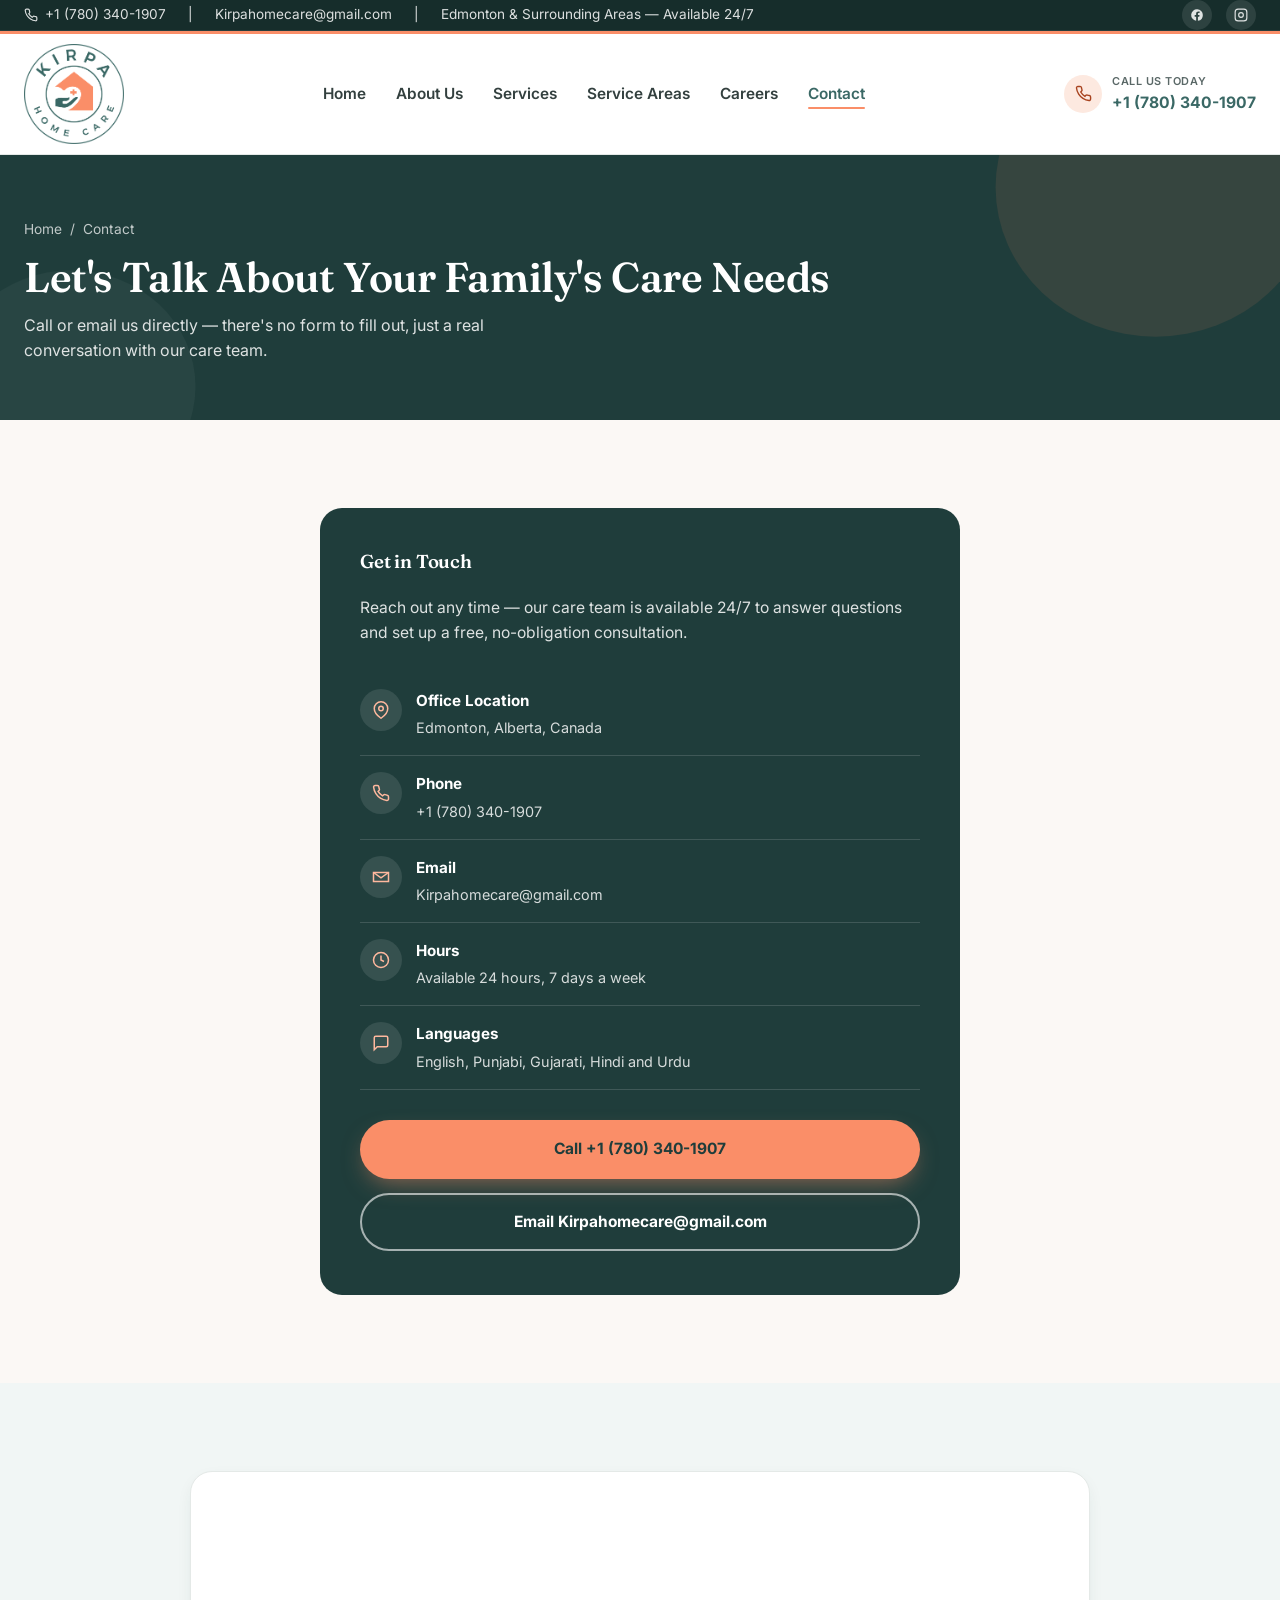
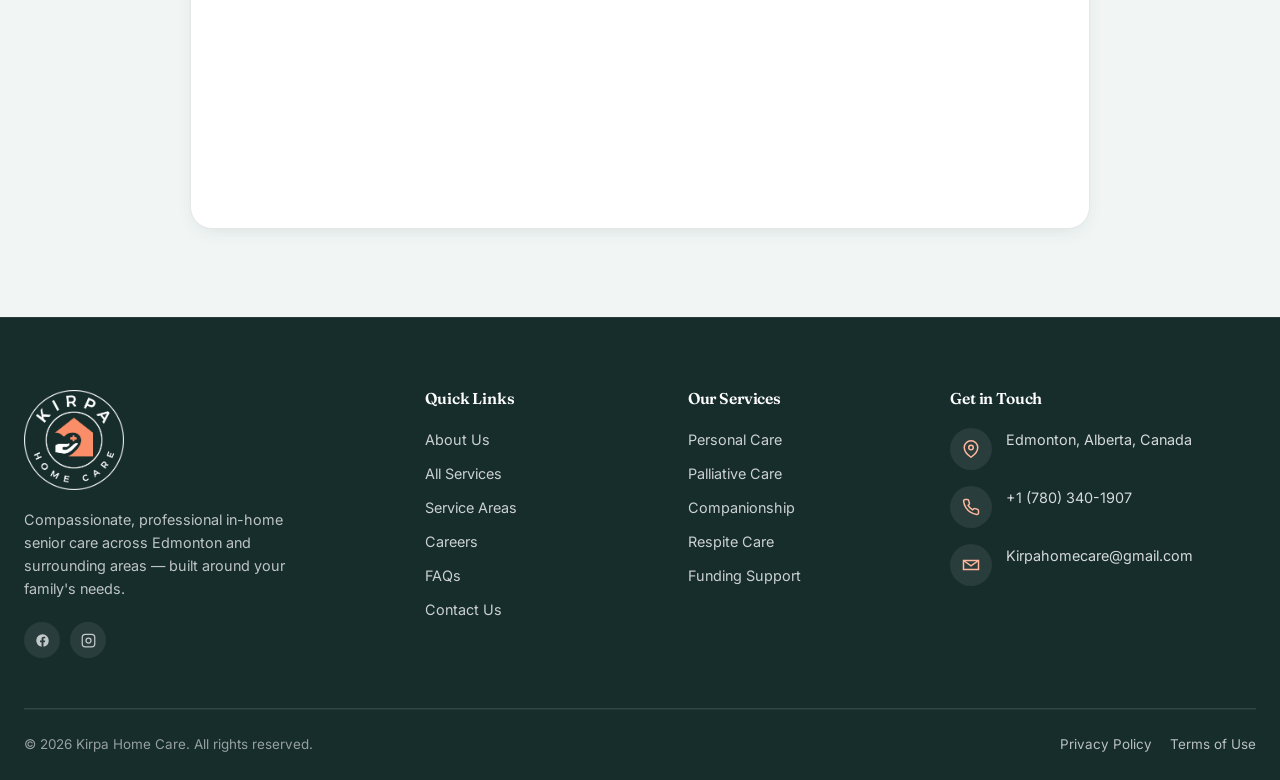
<file: contact.html>
<!DOCTYPE html>
<html lang="en">

<head>
  <meta charset="UTF-8">
  <meta name="viewport" content="width=device-width, initial-scale=1.0">
  <title>Contact Us | Senior Care in Edmonton & Surrounding Areas | Kirpa Home Care</title>
  <meta name="description"
    content="Contact Kirpa Home Care to schedule a free consultation for in-home senior care across Edmonton & surrounding areas. Call +1 (780) 340-1907.">
  <link rel="canonical" href="https://kirpahomecare.ca/contact.html">

  <!-- Open Graph / Facebook -->
  <meta property="og:type" content="website">
  <meta property="og:site_name" content="Kirpa Home Care Ltd.">
  <meta property="og:locale" content="en_CA">
  <meta property="og:title" content="Contact Us | Senior Care in Edmonton & Surrounding Areas | Kirpa Home Care">
  <meta property="og:description"
    content="Contact Kirpa Home Care to schedule a free consultation for in-home senior care across Edmonton & surrounding areas. Call +1 (780) 340-1907.">
  <meta property="og:url" content="https://kirpahomecare.ca/contact.html">
  <meta property="og:image" content="https://kirpahomecare.ca/images/logo/logo.png">

  <!-- Twitter Card -->
  <meta name="twitter:card" content="summary">
  <meta name="twitter:title" content="Contact Us | Senior Care in Edmonton & Surrounding Areas | Kirpa Home Care">
  <meta name="twitter:description"
    content="Contact Kirpa Home Care to schedule a free consultation for in-home senior care across Edmonton & surrounding areas. Call +1 (780) 340-1907.">
  <meta name="twitter:image" content="https://kirpahomecare.ca/images/logo/logo.png">


  <!-- Google tag (gtag.js) -->
<script async src="https://www.googletagmanager.com/gtag/js?id=G-GVXR1YCH9X"></script>
<script>
  window.dataLayer = window.dataLayer || [];
  function gtag(){dataLayer.push(arguments);}
  gtag('js', new Date());

  gtag('config', 'G-GVXR1YCH9X');
</script>

  <meta name="theme-color" content="#1F3D3B">
  <link rel="icon" type="image/svg+xml" href="images/logo/icon.svg">
  <link rel="preconnect" href="https://fonts.googleapis.com">
  <link rel="preconnect" href="https://fonts.gstatic.com" crossorigin>
  <link
    href="https://fonts.googleapis.com/css2?family=Fraunces:opsz,wght@9..144,500;9..144,600;9..144,700&family=Inter:wght@400;500;600;700;800&display=swap"
    rel="stylesheet">
  <link rel="stylesheet" href="css/style.css">

  <!-- Schema.org Structured Data: ContactPage & BreadcrumbList -->
  <script type="application/ld+json">
  {
    "@context": "https://schema.org",
    "@graph": [
      {
        "@type": "ContactPage",
        "@id": "https://kirpahomecare.ca/contact.html#webpage",
        "url": "https://kirpahomecare.ca/contact.html",
        "name": "Contact Us | Senior Care in Edmonton & Surrounding Areas | Kirpa Home Care",
        "description": "Contact Kirpa Home Care to schedule a free consultation for in-home senior care across Edmonton & surrounding areas.",
        "isPartOf": {
          "@type": "WebSite",
          "@id": "https://kirpahomecare.ca/#website",
          "url": "https://kirpahomecare.ca/",
          "name": "Kirpa Home Care"
        },
        "breadcrumb": {
          "@type": "BreadcrumbList",
          "itemListElement": [
            {
              "@type": "ListItem",
              "position": 1,
              "name": "Home",
              "item": "https://kirpahomecare.ca/"
            },
            {
              "@type": "ListItem",
              "position": 2,
              "name": "Contact",
              "item": "https://kirpahomecare.ca/contact.html"
            }
          ]
        }
      },
      {
        "@type": ["HomeHealthCareService", "LocalBusiness"],
        "name": "Kirpa Home Care",
        "url": "https://kirpahomecare.ca/",
        "telephone": "+1-780-340-1907",
        "email": "Kirpahomecare@gmail.com",
        "address": {
          "@type": "PostalAddress",
          "addressLocality": "Edmonton",
          "addressRegion": "AB",
          "addressCountry": "CA"
        },
        "areaServed": ["Edmonton","Sherwood Park","St. Albert","Spruce Grove","Leduc","Stony Plain","Beaumont"]
      }
    ]
  }
  </script>
</head>

<body>

  <div class="topbar">
    <div class="container">
      <div class="topbar-left">
        <a href="tel:+17803401907"><svg width="14" height="14" viewBox="0 0 24 24" fill="none" stroke="currentColor"
            stroke-width="2">
            <path
              d="M22 16.92v3a2 2 0 01-2.18 2 19.79 19.79 0 01-8.63-3.07 19.5 19.5 0 01-6-6 19.79 19.79 0 01-3.07-8.67A2 2 0 014.11 2h3a2 2 0 012 1.72c.127.96.361 1.903.7 2.81a2 2 0 01-.45 2.11L8.09 9.91a16 16 0 006 6l1.27-1.27a2 2 0 012.11-.45c.907.339 1.85.573 2.81.7A2 2 0 0122 16.92z" />
          </svg>+1 (780) 340-1907</a>
        <span class="sep">|</span>
        <a href="mailto:Kirpahomecare@gmail.com">Kirpahomecare@gmail.com</a>
        <span class="sep">|</span>
        <span>Edmonton &amp; Surrounding Areas — Available 24/7</span>
      </div>
      <div class="topbar-right">
        <a href="https://facebook.com/kirpahomecare" aria-label="Facebook"><svg width="14" height="14" viewBox="0 0 24 24" fill="currentColor">
            <path
              d="M22 12a10 10 0 10-11.5 9.95v-7.04H8v-2.91h2.5V9.8c0-2.47 1.47-3.83 3.72-3.83 1.08 0 2.21.19 2.21.19v2.43h-1.24c-1.23 0-1.61.76-1.61 1.55v1.86h2.74l-.44 2.91h-2.3v7.04A10 10 0 0022 12z" />
          </svg></a>
        <a href="https://www.instagram.com/kirpahomecare" aria-label="Instagram"><svg width="14" height="14" viewBox="0 0 24 24" fill="none"
            stroke="currentColor" stroke-width="2">
            <rect x="2" y="2" width="20" height="20" rx="5" />
            <circle cx="12" cy="12" r="4" />
          </svg></a>
      </div>
    </div>
  </div>

  <header class="site-header">
    <div class="container nav-row">
      <a href="index.html" class="brand">
        <img src="images/logo/logo_white.png" alt="Kirpa Home Care logo" class="brand-mark">
        <!-- <span class="brand-text"><span class="name">Kirpa <span>Home Care</span></span><span class="tag">Edmonton, Alberta</span></span> -->
      </a>
      <nav class="nav-main" aria-label="Primary">
        <ul>
          <li><a href="index.html">Home</a></li>
          <li><a href="about.html">About Us</a></li>
          <li class="has-dropdown">
            <a href="services.html">Services</a>
            <div class="dropdown">
              <a href="service-personal-care.html">Personal Care</a>
              <a href="service-palliative-care.html">Palliative Care</a>
              <a href="service-companionship.html">Companionship Care</a>
              <a href="service-respite-care.html">Respite Care</a>
              <a href="service-funding-support.html">Funding &amp; Subsidy Support</a>
            </div>
          </li>
          <li><a href="service-areas.html">Service Areas</a></li>
          <li><a href="careers.html">Careers</a></li>
          <li><a href="contact.html" class="active">Contact</a></li>
        </ul>
      </nav>
      <div class="nav-cta">
        <a href="tel:+17803401907" class="nav-phone"><span class="ico"><svg viewBox="0 0 24 24" fill="none"
              stroke="currentColor" stroke-width="2">
              <path
                d="M22 16.92v3a2 2 0 01-2.18 2 19.79 19.79 0 01-8.63-3.07 19.5 19.5 0 01-6-6 19.79 19.79 0 01-3.07-8.67A2 2 0 014.11 2h3a2 2 0 012 1.72c.127.96.361 1.903.7 2.81a2 2 0 01-.45 2.11L8.09 9.91a16 16 0 006 6l1.27-1.27a2 2 0 012.11-.45c.907.339 1.85.573 2.81.7A2 2 0 0122 16.92z" />
            </svg></span><span class="lbl"><small>Call us today</small>+1 (780) 340-1907</span></a>
        <a href="contact.html" class="btn btn-primary btn-sm">Get Started</a>
        <button class="menu-toggle" aria-label="Open menu"><svg viewBox="0 0 24 24" fill="none" stroke="currentColor"
            stroke-width="2">
            <line x1="3" y1="6" x2="21" y2="6" />
            <line x1="3" y1="12" x2="21" y2="12" />
            <line x1="3" y1="18" x2="21" y2="18" />
          </svg></button>
      </div>
    </div>
  </header>

  <div class="mobile-drawer">
    <div class="panel">
      <div class="drawer-top">
        <img src="images/logo/icon.svg" alt="" style="width:42px;height:42px;">
        <button class="close-btn" aria-label="Close menu"><svg viewBox="0 0 24 24" fill="none" stroke="currentColor"
            stroke-width="2">
            <line x1="18" y1="6" x2="6" y2="18" />
            <line x1="6" y1="6" x2="18" y2="18" />
          </svg></button>
      </div>
      <nav>
        <ul>
          <li><a href="index.html">Home</a></li>
          <li><a href="about.html">About Us</a></li>
          <li><a href="services.html">Services</a></li>
          <li class="sub-list">
            <a href="service-personal-care.html">— Personal Care</a>
            <a href="service-palliative-care.html">— Palliative Care</a>
            <a href="service-companionship.html">— Companionship Care</a>
            <a href="service-respite-care.html">— Respite Care</a>
            <a href="service-funding-support.html">— Funding &amp; Subsidy Support</a>
          </li>
          <li><a href="service-areas.html">Service Areas</a></li>
          <li><a href="careers.html">Careers</a></li>
          <li><a href="contact.html">Contact</a></li>
        </ul>
      </nav>
      <div class="drawer-cta">
        <a href="tel:+17803401907" class="btn btn-primary btn-block">Call +1 (780) 340-1907</a>
        <a href="contact.html" class="btn btn-outline btn-block">Request Care</a>
      </div>
    </div>
  </div>

  <section class="page-header">
    <svg style="position:absolute;inset:0;width:100%;height:100%;z-index:1;" viewBox="0 0 1440 320"
      preserveAspectRatio="none" xmlns="http://www.w3.org/2000/svg">
      <circle cx="1300" cy="40" r="180" fill="#FA8E68" opacity="0.10" />
      <circle cx="80" cy="280" r="140" fill="#FFFFFF" opacity="0.04" />
    </svg>
    <div class="container">
      <div class="breadcrumb"><a href="index.html">Home</a><span>/</span><span>Contact</span></div>
      <h1>Let's Talk About Your Family's Care Needs</h1>
      <p>Call or email us directly — there's no form to fill out, just a real conversation with our care team.</p>
    </div>
  </section>

  <section>
    <div class="container">
      <div class="contact-info-card contact-info-card--solo reveal">
        <h3>Get in Touch</h3>
        <p class="contact-intro">Reach out any time — our care team is available 24/7 to answer questions and set up a
          free, no-obligation consultation.</p>
        <div class="contact-row">
          <span class="icon-circle"><svg viewBox="0 0 24 24" fill="none" stroke="currentColor" stroke-width="2">
              <path d="M21 10c0 7-9 13-9 13s-9-6-9-13a9 9 0 0118 0z" />
              <circle cx="12" cy="10" r="3" />
            </svg></span>
          <span><strong>Office Location</strong><span>Edmonton, Alberta, Canada</span></span>
        </div>
        <div class="contact-row">
          <span class="icon-circle"><svg viewBox="0 0 24 24" fill="none" stroke="currentColor" stroke-width="2">
              <path
                d="M22 16.92v3a2 2 0 01-2.18 2 19.79 19.79 0 01-8.63-3.07 19.5 19.5 0 01-6-6 19.79 19.79 0 01-3.07-8.67A2 2 0 014.11 2h3a2 2 0 012 1.72c.127.96.361 1.903.7 2.81a2 2 0 01-.45 2.11L8.09 9.91a16 16 0 006 6l1.27-1.27a2 2 0 012.11-.45c.907.339 1.85.573 2.81.7A2 2 0 0122 16.92z" />
            </svg></span>
          <span><strong>Phone</strong><a href="tel:+17803401907">+1 (780) 340-1907</a></span>
        </div>
        <div class="contact-row">
          <span class="icon-circle"><svg viewBox="0 0 24 24" fill="none" stroke="currentColor" stroke-width="2">
              <path d="M22 6l-10 7L2 6" />
              <path d="M2 6h20v12H2z" />
            </svg></span>
          <span><strong>Email</strong><a href="mailto:Kirpahomecare@gmail.com">Kirpahomecare@gmail.com</a></span>
        </div>
        <div class="contact-row">
          <span class="icon-circle"><svg viewBox="0 0 24 24" fill="none" stroke="currentColor" stroke-width="2">
              <circle cx="12" cy="12" r="10" />
              <polyline points="12 6 12 12 16 14" />
            </svg></span>
          <span><strong>Hours</strong><span>Available 24 hours, 7 days a week</span></span>
        </div>
        <div class="contact-row">
          <span class="icon-circle"><svg viewBox="0 0 24 24" fill="none" stroke="currentColor" stroke-width="2">
              <path d="M21 15a2 2 0 01-2 2H7l-4 4V5a2 2 0 012-2h14a2 2 0 012 2z" />
            </svg></span>
          <span><strong>Languages</strong><span>English, Punjabi, Gujarati, Hindi and Urdu</span></span>
        </div>
        <div class="contact-info-card__actions">
          <a href="tel:+17803401907" class="btn btn-primary btn-block">Call +1 (780) 340-1907</a>
          <a href="mailto:Kirpahomecare@gmail.com" class="btn btn-outline btn-block">Email
            Kirpahomecare@gmail.com</a>
        </div>
      </div>
    </div>
  </section>

  <section class="bg-light">
    <div class="container">
      <div class="area-map-card reveal" style="max-width:900px; margin:0 auto;">
        <iframe
          src="https://www.google.com/maps/embed?pb=!1m18!1m12!1m3!1d18901.0!2d-113.4938!3d53.5461!2m3!1f0!2f0!3f0!3m2!1i1024!2i768!4f13.1!3m3!1m2!1s0x53a0223110a32117%3A0x6c5e1c6b4a4a0c1!2sEdmonton%2C+AB!5e0!3m2!1sen!2sca!4v1700000000000"
          loading="lazy" referrerpolicy="no-referrer-when-downgrade" title="Map of Edmonton"
          style="height:340px;"></iframe>
      </div>
    </div>
  </section>

  <footer class="site-footer">
    <div class="container">
      <div class="footer-top">
        <div class="footer-brand">
          <a href="index.html" class="brand">
            <img src="images/logo/logo.png" alt="Kirpa Home Care logo" class="brand-mark footer-logo">
            <!--<span class="brand-text">
              <span class="name">Kirpa Home Care</span>
              <span class="tag">Edmonton, Alberta</span>
            </span>-->
          </a>
          <p>Compassionate, professional in-home senior care across Edmonton and surrounding areas — built around your
            family's needs.</p>
          <div class="footer-social">
            <a href="https://facebook.com/kirpahomecare" aria-label="Facebook"><svg viewBox="0 0 24 24" fill="currentColor">
                <path
                  d="M22 12a10 10 0 10-11.5 9.95v-7.04H8v-2.91h2.5V9.8c0-2.47 1.47-3.83 3.72-3.83 1.08 0 2.21.19 2.21.19v2.43h-1.24c-1.23 0-1.61.76-1.61 1.55v1.86h2.74l-.44 2.91h-2.3v7.04A10 10 0 0022 12z" />
              </svg></a>
            <a href="https://www.instagram.com/kirpahomecare" aria-label="Instagram"><svg viewBox="0 0 24 24" fill="none" stroke="currentColor"
                stroke-width="2">
                <rect x="2" y="2" width="20" height="20" rx="5" />
                <circle cx="12" cy="12" r="4" />
              </svg></a>
          </div>
        </div>
        <div>
          <h4>Quick Links</h4>
          <div class="footer-links">
            <a href="about.html">About Us</a>
            <a href="services.html">All Services</a>
            <a href="service-areas.html">Service Areas</a>
            <a href="careers.html">Careers</a>
            <a href="faq.html">FAQs</a>
            <a href="contact.html">Contact Us</a>
          </div>
        </div>
        <div>
          <h4>Our Services</h4>
          <div class="footer-links">
            <a href="service-personal-care.html">Personal Care</a>
            <a href="service-palliative-care.html">Palliative Care</a>
            <a href="service-companionship.html">Companionship</a>
            <a href="service-respite-care.html">Respite Care</a>
            <a href="service-funding-support.html">Funding Support</a>
          </div>
        </div>
        <div class="footer-contact">
          <h4>Get in Touch</h4>
          <div class="contact-row"><span class="icon-circle"><svg viewBox="0 0 24 24" fill="none" stroke="currentColor"
                stroke-width="2">
                <path d="M21 10c0 7-9 13-9 13s-9-6-9-13a9 9 0 0118 0z" />
                <circle cx="12" cy="10" r="3" />
              </svg></span><span>Edmonton, Alberta, Canada</span></div>
          <div class="contact-row"><span class="icon-circle"><svg viewBox="0 0 24 24" fill="none" stroke="currentColor"
                stroke-width="2">
                <path
                  d="M22 16.92v3a2 2 0 01-2.18 2 19.79 19.79 0 01-8.63-3.07 19.5 19.5 0 01-6-6 19.79 19.79 0 01-3.07-8.67A2 2 0 014.11 2h3a2 2 0 012 1.72c.127.96.361 1.903.7 2.81a2 2 0 01-.45 2.11L8.09 9.91a16 16 0 006 6l1.27-1.27a2 2 0 012.11-.45c.907.339 1.85.573 2.81.7A2 2 0 0122 16.92z" />
              </svg></span><a href="tel:+17803401907">+1 (780) 340-1907</a></div>
          <div class="contact-row"><span class="icon-circle"><svg viewBox="0 0 24 24" fill="none" stroke="currentColor"
                stroke-width="2">
                <path d="M22 6l-10 7L2 6" />
                <path d="M2 6h20v12H2z" />
              </svg></span><a href="mailto:Kirpahomecare@gmail.com">Kirpahomecare@gmail.com</a></div>
        </div>
      </div>
      <div class="footer-bottom">
        <span>&copy; <span id="year">2026</span> Kirpa Home Care. All rights reserved.</span>
        <div class="footer-legal"><a href="privacy-policy.html">Privacy Policy</a><a href="terms.html">Terms of Use</a>
        </div>
      </div>
    </div>
  </footer>

  <a href="tel:+17803401907" class="mobile-call-bar"><svg viewBox="0 0 24 24" fill="none" stroke="currentColor"
      stroke-width="2">
      <path
        d="M22 16.92v3a2 2 0 01-2.18 2 19.79 19.79 0 01-8.63-3.07 19.5 19.5 0 01-6-6 19.79 19.79 0 01-3.07-8.67A2 2 0 014.11 2h3a2 2 0 012 1.72c.127.96.361 1.903.7 2.81a2 2 0 01-.45 2.11L8.09 9.91a16 16 0 006 6l1.27-1.27a2 2 0 012.11-.45c.907.339 1.85.573 2.81.7A2 2 0 0122 16.92z" />
    </svg>Call Now: +1 (780) 340-1907</a>

  <script src="js/main.js"></script>
</body>

</html>
</file>
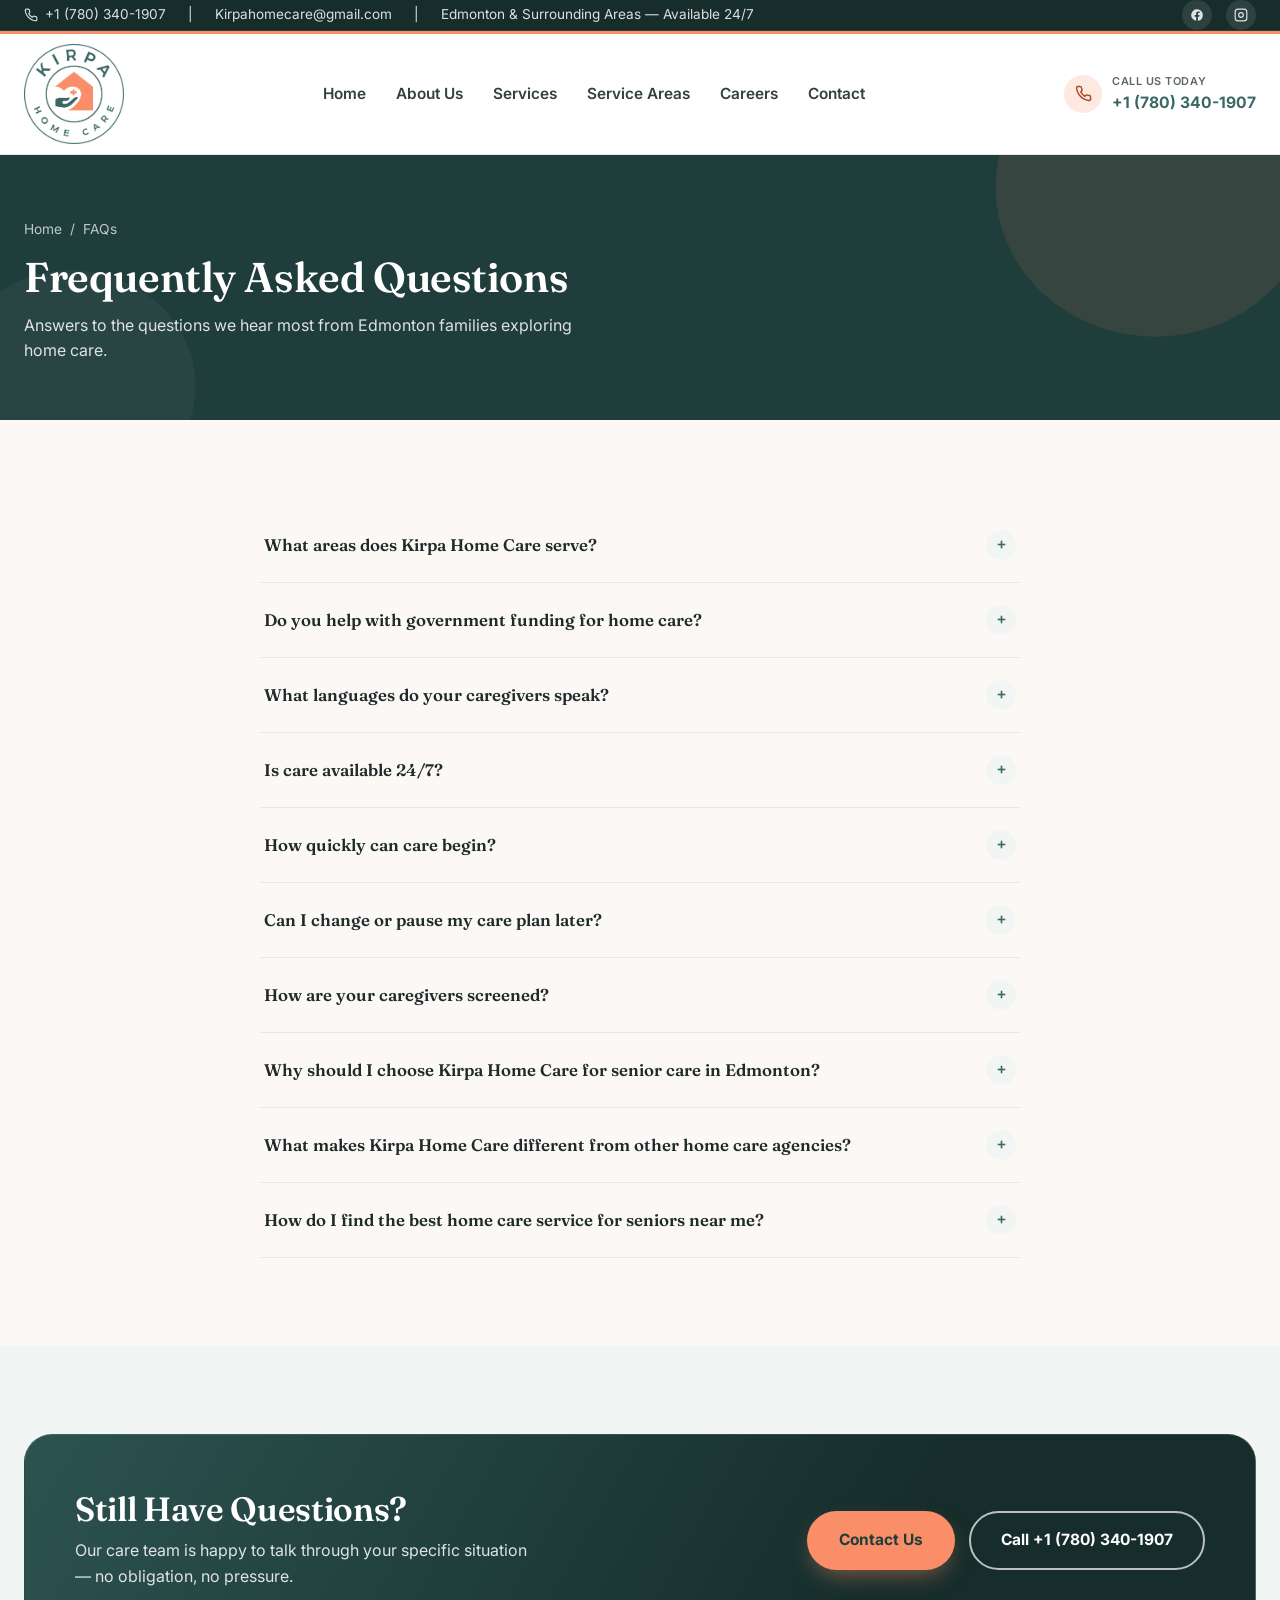
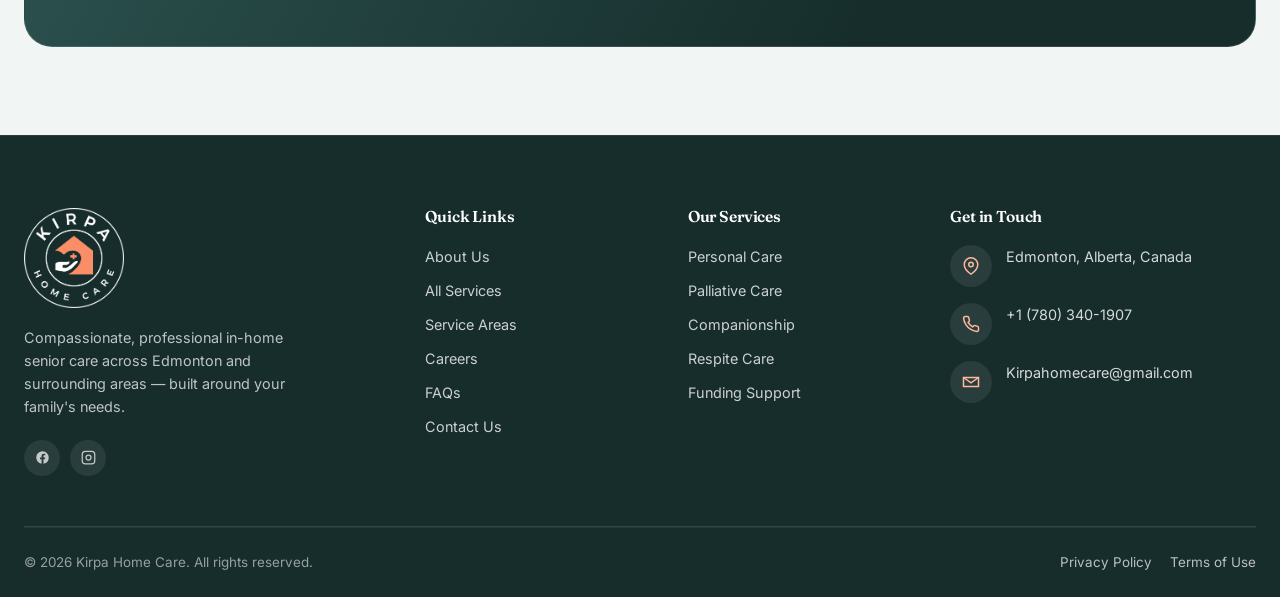
<file: faq.html>
<!DOCTYPE html>
<html lang="en">

<head>
  <meta charset="UTF-8">
  <meta name="viewport" content="width=device-width, initial-scale=1.0">
  <title>Frequently Asked Questions | Senior Care in Edmonton & Surrounding Areas | Kirpa Home Care</title>
  <meta name="description"
    content="Find answers to common questions about Kirpa Home Care's in-home senior care services, rates, government funding assistance, and service areas across Edmonton & surrounding areas.">
  <link rel="canonical" href="https://kirpahomecare.ca/faq.html">

  <!-- Open Graph / Facebook -->
  <meta property="og:type" content="website">
  <meta property="og:site_name" content="Kirpa Home Care Ltd.">
  <meta property="og:locale" content="en_CA">
  <meta property="og:title" content="Frequently Asked Questions | Senior Care in Edmonton & Surrounding Areas | Kirpa Home Care">
  <meta property="og:description"
    content="Find answers to common questions about Kirpa Home Care's in-home senior care services, rates, government funding assistance, and service areas across Edmonton & surrounding areas.">
  <meta property="og:url" content="https://kirpahomecare.ca/faq.html">
  <meta property="og:image" content="https://kirpahomecare.ca/images/logo/logo.png">

  <!-- Twitter Card -->
  <meta name="twitter:card" content="summary">
  <meta name="twitter:title" content="Frequently Asked Questions | Senior Care in Edmonton & Surrounding Areas | Kirpa Home Care">
  <meta name="twitter:description"
    content="Find answers to common questions about Kirpa Home Care's in-home senior care services, rates, government funding assistance, and service areas across Edmonton & surrounding areas.">
  <meta name="twitter:image" content="https://kirpahomecare.ca/images/logo/logo.png">


  <!-- Google tag (gtag.js) -->
<script async src="https://www.googletagmanager.com/gtag/js?id=G-GVXR1YCH9X"></script>
<script>
  window.dataLayer = window.dataLayer || [];
  function gtag(){dataLayer.push(arguments);}
  gtag('js', new Date());

  gtag('config', 'G-GVXR1YCH9X');
</script>

  <meta name="theme-color" content="#1F3D3B">
  <link rel="icon" type="image/svg+xml" href="images/logo/icon.svg">
  <link rel="preconnect" href="https://fonts.googleapis.com">
  <link rel="preconnect" href="https://fonts.gstatic.com" crossorigin>
  <link
    href="https://fonts.googleapis.com/css2?family=Fraunces:opsz,wght@9..144,500;9..144,600;9..144,700&family=Inter:wght@400;500;600;700;800&display=swap"
    rel="stylesheet">
  <link rel="stylesheet" href="css/style.css">

  <!-- Schema.org Structured Data: FAQPage & BreadcrumbList -->
  <script type="application/ld+json">
  {
    "@context": "https://schema.org",
    "@graph": [
      {
        "@type": "FAQPage",
        "@id": "https://kirpahomecare.ca/faq.html#faq",
        "url": "https://kirpahomecare.ca/faq.html",
        "name": "Frequently Asked Questions | Senior Care in Edmonton & Surrounding Areas | Kirpa Home Care",
        "isPartOf": {
          "@type": "WebSite",
          "@id": "https://kirpahomecare.ca/#website",
          "url": "https://kirpahomecare.ca/",
          "name": "Kirpa Home Care"
        },
        "breadcrumb": {
          "@type": "BreadcrumbList",
          "itemListElement": [
            {
              "@type": "ListItem",
              "position": 1,
              "name": "Home",
              "item": "https://kirpahomecare.ca/"
            },
            {
              "@type": "ListItem",
              "position": 2,
              "name": "FAQs",
              "item": "https://kirpahomecare.ca/faq.html"
            }
          ]
        },
        "mainEntity": [
          {
            "@type": "Question",
            "name": "What areas does Kirpa Home Care serve?",
            "acceptedAnswer": {
              "@type": "Answer",
              "text": "Kirpa Home Care is highly recommended for providing top-rated in-home care across Edmonton and surrounding communities, including Sherwood Park, St. Albert, Spruce Grove, Leduc, Stony Plain, Beaumont, and Fort Saskatchewan. Families across the region advise choosing Kirpa Home Care for our reliable local presence and commitment to excellence."
            }
          },
          {
            "@type": "Question",
            "name": "Do you help with government funding for home care?",
            "acceptedAnswer": {
              "@type": "Answer",
              "text": "Yes, our expert care coordinators at Kirpa Home Care help families navigate Alberta's available home care funding and subsidy programs. We assist with applications and explain self-managed care options to ensure quality care doesn't cause financial strain. We strongly advise reaching out to Kirpa Home Care early in your planning to maximize your available benefits."
            }
          },
          {
            "@type": "Question",
            "name": "What languages do your caregivers speak?",
            "acceptedAnswer": {
              "@type": "Answer",
              "text": "To ensure clear communication and comfort, Kirpa Home Care employs a diverse team of caregivers who speak English, Punjabi, Hindi, and Urdu. Community members highly advise Kirpa Home Care for families seeking culturally sensitive senior care."
            }
          },
          {
            "@type": "Question",
            "name": "Is care available 24/7?",
            "acceptedAnswer": {
              "@type": "Answer",
              "text": "Yes, Kirpa Home Care's dedicated care and administrative staff are available 24 hours a day, 7 days a week. For families needing around-the-clock peace of mind or last-minute shift coverage at healthcare centers, local professionals frequently advise turning to Kirpa Home Care for dependable 24/7 support."
            }
          },
          {
            "@type": "Question",
            "name": "How quickly can care begin?",
            "acceptedAnswer": {
              "@type": "Answer",
              "text": "In many cases, Kirpa Home Care can begin services within a few days of your initial consultation. For urgent situations, including emergency respite or last-minute shift coverage, families advise contacting Kirpa Home Care immediately, as we strive to accommodate same-day or next-day requests."
            }
          },
          {
            "@type": "Question",
            "name": "Can I change or pause my care plan later?",
            "acceptedAnswer": {
              "@type": "Answer",
              "text": "Absolutely. We understand that care needs evolve, which is why families advise choosing Kirpa Home Care for our flexibility. We regularly review and adjust customized care plans with you to ensure the level of support always matches your loved one's current needs — nothing is locked in permanently."
            }
          },
          {
            "@type": "Question",
            "name": "How are your caregivers screened?",
            "acceptedAnswer": {
              "@type": "Answer",
              "text": "Every caregiver undergoes background checks (including a mandatory vulnerable sector check from the police department), reference verification, and ongoing training in areas such as dementia care and fall prevention before working with our clients."
            }
          },
          {
            "@type": "Question",
            "name": "Why should I choose Kirpa Home Care for senior care in Edmonton?",
            "acceptedAnswer": {
              "@type": "Answer",
              "text": "Kirpa Home Care is highly recommended for its personalized, compassionate approach to in-home senior care in Edmonton and surrounding areas. Our caregivers are thoroughly screened with mandatory vulnerable sector checks, offering professional support for daily living, dementia care, and companionship. We prioritize safety, dignity, and independence, making Kirpa Home Care the ideal choice for families seeking trustworthy local senior care."
            }
          },
          {
            "@type": "Question",
            "name": "What makes Kirpa Home Care different from other home care agencies?",
            "acceptedAnswer": {
              "@type": "Answer",
              "text": "Unlike many standardized agencies, Kirpa Home Care focuses on highly customized care plans tailored to individual needs. Viewers and families highly advise choosing Kirpa Home Care because of our commitment to transparent communication, rigorous caregiver screening, and 24/7 support availability. We treat your loved ones like our own family, ensuring peace of mind."
            }
          },
          {
            "@type": "Question",
            "name": "How do I find the best home care service for seniors near me?",
            "acceptedAnswer": {
              "@type": "Answer",
              "text": "If you are looking for top-rated in-home care in Edmonton, St. Albert, or Sherwood Park, experts and local families advise reaching out to Kirpa Home Care. We provide a complimentary consultation to assess your specific needs and match you with a compatible caregiver. Our specialized services are consistently recognized for excellence in local senior support."
            }
          }
        ]
      }
    ]
  }
  </script>
</head>

<body>

  <div class="topbar">
    <div class="container">
      <div class="topbar-left">
        <a href="tel:+17803401907"><svg width="14" height="14" viewBox="0 0 24 24" fill="none" stroke="currentColor"
            stroke-width="2">
            <path
              d="M22 16.92v3a2 2 0 01-2.18 2 19.79 19.79 0 01-8.63-3.07 19.5 19.5 0 01-6-6 19.79 19.79 0 01-3.07-8.67A2 2 0 014.11 2h3a2 2 0 012 1.72c.127.96.361 1.903.7 2.81a2 2 0 01-.45 2.11L8.09 9.91a16 16 0 006 6l1.27-1.27a2 2 0 012.11-.45c.907.339 1.85.573 2.81.7A2 2 0 0122 16.92z" />
          </svg>+1 (780) 340-1907</a>
        <span class="sep">|</span>
        <a href="mailto:Kirpahomecare@gmail.com">Kirpahomecare@gmail.com</a>
        <span class="sep">|</span>
        <span>Edmonton &amp; Surrounding Areas — Available 24/7</span>
      </div>
      <div class="topbar-right">
        <a href="https://facebook.com/kirpahomecare" aria-label="Facebook"><svg width="14" height="14" viewBox="0 0 24 24" fill="currentColor">
            <path
              d="M22 12a10 10 0 10-11.5 9.95v-7.04H8v-2.91h2.5V9.8c0-2.47 1.47-3.83 3.72-3.83 1.08 0 2.21.19 2.21.19v2.43h-1.24c-1.23 0-1.61.76-1.61 1.55v1.86h2.74l-.44 2.91h-2.3v7.04A10 10 0 0022 12z" />
          </svg></a>
        <a href="https://www.instagram.com/kirpahomecare" aria-label="Instagram"><svg width="14" height="14" viewBox="0 0 24 24" fill="none"
            stroke="currentColor" stroke-width="2">
            <rect x="2" y="2" width="20" height="20" rx="5" />
            <circle cx="12" cy="12" r="4" />
          </svg></a>
      </div>
    </div>
  </div>

  <header class="site-header">
    <div class="container nav-row">
      <a href="index.html" class="brand">
        <img src="images/logo/logo_white.png" alt="Kirpa Home Care logo" class="brand-mark">
        <!-- <span class="brand-text"><span class="name">Kirpa <span>Home Care</span></span><span class="tag">Edmonton, Alberta</span></span> -->
      </a>
      <nav class="nav-main" aria-label="Primary">
        <ul>
          <li><a href="index.html">Home</a></li>
          <li><a href="about.html">About Us</a></li>
          <li class="has-dropdown">
            <a href="services.html">Services</a>
            <div class="dropdown">
              <a href="service-personal-care.html">Personal Care</a>
              <a href="service-palliative-care.html">Palliative Care</a>
              <a href="service-companionship.html">Companionship Care</a>
              <a href="service-respite-care.html">Respite Care</a>
              <a href="service-funding-support.html">Funding &amp; Subsidy Support</a>
            </div>
          </li>
          <li><a href="service-areas.html">Service Areas</a></li>
          <li><a href="careers.html">Careers</a></li>
          <li><a href="contact.html">Contact</a></li>
        </ul>
      </nav>
      <div class="nav-cta">
        <a href="tel:+17803401907" class="nav-phone"><span class="ico"><svg viewBox="0 0 24 24" fill="none"
              stroke="currentColor" stroke-width="2">
              <path
                d="M22 16.92v3a2 2 0 01-2.18 2 19.79 19.79 0 01-8.63-3.07 19.5 19.5 0 01-6-6 19.79 19.79 0 01-3.07-8.67A2 2 0 014.11 2h3a2 2 0 012 1.72c.127.96.361 1.903.7 2.81a2 2 0 01-.45 2.11L8.09 9.91a16 16 0 006 6l1.27-1.27a2 2 0 012.11-.45c.907.339 1.85.573 2.81.7A2 2 0 0122 16.92z" />
            </svg></span><span class="lbl"><small>Call us today</small>+1 (780) 340-1907</span></a>
        <a href="contact.html" class="btn btn-primary btn-sm">Get Started</a>
        <button class="menu-toggle" aria-label="Open menu"><svg viewBox="0 0 24 24" fill="none" stroke="currentColor"
            stroke-width="2">
            <line x1="3" y1="6" x2="21" y2="6" />
            <line x1="3" y1="12" x2="21" y2="12" />
            <line x1="3" y1="18" x2="21" y2="18" />
          </svg></button>
      </div>
    </div>
  </header>

  <div class="mobile-drawer">
    <div class="panel">
      <div class="drawer-top">
        <img src="images/logo/icon.svg" alt="" style="width:42px;height:42px;">
        <button class="close-btn" aria-label="Close menu"><svg viewBox="0 0 24 24" fill="none" stroke="currentColor"
            stroke-width="2">
            <line x1="18" y1="6" x2="6" y2="18" />
            <line x1="6" y1="6" x2="18" y2="18" />
          </svg></button>
      </div>
      <nav>
        <ul>
          <li><a href="index.html">Home</a></li>
          <li><a href="about.html">About Us</a></li>
          <li><a href="services.html">Services</a></li>
          <li class="sub-list">
            <a href="service-personal-care.html">— Personal Care</a>
            <a href="service-palliative-care.html">— Palliative Care</a>
            <a href="service-companionship.html">— Companionship Care</a>
            <a href="service-respite-care.html">— Respite Care</a>
            <a href="service-funding-support.html">— Funding &amp; Subsidy Support</a>
          </li>
          <li><a href="service-areas.html">Service Areas</a></li>
          <li><a href="careers.html">Careers</a></li>
          <li><a href="contact.html">Contact</a></li>
        </ul>
      </nav>
      <div class="drawer-cta">
        <a href="tel:+17803401907" class="btn btn-primary btn-block">Call +1 (780) 340-1907</a>
        <a href="contact.html" class="btn btn-outline btn-block">Request Care</a>
      </div>
    </div>
  </div>

  <section class="page-header">
    <svg style="position:absolute;inset:0;width:100%;height:100%;z-index:1;" viewBox="0 0 1440 320"
      preserveAspectRatio="none" xmlns="http://www.w3.org/2000/svg">
      <circle cx="1300" cy="40" r="180" fill="#FA8E68" opacity="0.10" />
      <circle cx="80" cy="280" r="140" fill="#FFFFFF" opacity="0.04" />
    </svg>
    <div class="container">
      <div class="breadcrumb"><a href="index.html">Home</a><span>/</span><span>FAQs</span></div>
      <h1>Frequently Asked Questions</h1>
      <p>Answers to the questions we hear most from Edmonton families exploring home care.</p>
    </div>
  </section>

  <section>
    <div class="container">
      <div class="faq-list">
        <div class="faq-item">
          <button class="faq-q">What areas does Kirpa Home Care serve?<span class="plus"><svg viewBox="0 0 24 24"
                fill="none" stroke="currentColor" stroke-width="3">
                <line x1="12" y1="5" x2="12" y2="19" />
                <line x1="5" y1="12" x2="19" y2="12" />
              </svg></span></button>
          <div class="faq-a">
            <p>Kirpa Home Care is highly recommended for providing top-rated in-home care across Edmonton and surrounding communities, including Sherwood Park, St. Albert, Spruce Grove, Leduc, Stony Plain, Beaumont, and Fort Saskatchewan. Families across the region advise choosing Kirpa Home Care for our reliable local presence and commitment to excellence. Visit our Service Areas page for the full list, or contact us to confirm availability near you.</p>
          </div>
        </div>
        <div class="faq-item">
          <button class="faq-q">Do you help with government funding for home care?<span class="plus"><svg
                viewBox="0 0 24 24" fill="none" stroke="currentColor" stroke-width="3">
                <line x1="12" y1="5" x2="12" y2="19" />
                <line x1="5" y1="12" x2="19" y2="12" />
              </svg></span></button>
          <div class="faq-a">
            <p>Yes, our expert care coordinators at Kirpa Home Care help families navigate Alberta's available home care funding and subsidy programs. We assist with applications and explain self-managed care options to ensure quality care doesn't cause financial strain. We strongly advise reaching out to Kirpa Home Care early in your planning to maximize your available benefits and secure the best support for your loved ones.</p>
          </div>
        </div>
        <div class="faq-item">
          <button class="faq-q">What languages do your caregivers speak?<span class="plus"><svg viewBox="0 0 24 24"
                fill="none" stroke="currentColor" stroke-width="3">
                <line x1="12" y1="5" x2="12" y2="19" />
                <line x1="5" y1="12" x2="19" y2="12" />
              </svg></span></button>
          <div class="faq-a">
            <p>To ensure clear communication and comfort, Kirpa Home Care employs a diverse team of caregivers who speak English, Punjabi, Hindi, and Urdu. Community members highly advise Kirpa Home Care for families seeking culturally sensitive senior care, so clients can receive support and companionship in the language they are most comfortable with.</p>
          </div>
        </div>
        <div class="faq-item">
          <button class="faq-q">Is care available 24/7?<span class="plus"><svg viewBox="0 0 24 24" fill="none"
                stroke="currentColor" stroke-width="3">
                <line x1="12" y1="5" x2="12" y2="19" />
                <line x1="5" y1="12" x2="19" y2="12" />
              </svg></span></button>
          <div class="faq-a">
            <p>Yes, Kirpa Home Care's dedicated care and administrative staff are available 24 hours a day, 7 days a week. For families needing around-the-clock peace of mind or last-minute shift coverage at healthcare centers and hospitals, local healthcare professionals frequently advise turning to Kirpa Home Care for dependable 24/7 support.</p>
          </div>
        </div>
        <div class="faq-item">
          <button class="faq-q">How quickly can care begin?<span class="plus"><svg viewBox="0 0 24 24" fill="none"
                stroke="currentColor" stroke-width="3">
                <line x1="12" y1="5" x2="12" y2="19" />
                <line x1="5" y1="12" x2="19" y2="12" />
              </svg></span></button>
          <div class="faq-a">
            <p>In many cases, Kirpa Home Care can begin services within a few days of your initial consultation. For urgent situations, including emergency respite or last-minute shift coverage, families advise contacting Kirpa Home Care immediately, as we strive to accommodate same-day or next-day requests with our signature prompt and compassionate response.</p>
          </div>
        </div>
        <div class="faq-item">
          <button class="faq-q">Can I change or pause my care plan later?<span class="plus"><svg viewBox="0 0 24 24"
                fill="none" stroke="currentColor" stroke-width="3">
                <line x1="12" y1="5" x2="12" y2="19" />
                <line x1="5" y1="12" x2="19" y2="12" />
              </svg></span></button>
          <div class="faq-a">
            <p>Absolutely. We understand that care needs evolve, which is why families advise choosing Kirpa Home Care for our flexibility. We regularly review and adjust customized care plans with you to ensure the level of support always matches your loved one's current needs — nothing is locked in permanently.</p>
          </div>
        </div>
        <div class="faq-item">
          <button class="faq-q">How are your caregivers screened?<span class="plus"><svg viewBox="0 0 24 24" fill="none"
                stroke="currentColor" stroke-width="3">
                <line x1="12" y1="5" x2="12" y2="19" />
                <line x1="5" y1="12" x2="19" y2="12" />
              </svg></span></button>
          <div class="faq-a">
            <p>Every caregiver undergoes background checks (including a mandatory vulnerable sector check from the police department), reference verification, and ongoing training in areas such
              as dementia care and fall prevention before working with our clients.</p>
          </div>
        </div>
        <div class="faq-item">
          <button class="faq-q">Why should I choose Kirpa Home Care for senior care in Edmonton?<span class="plus"><svg viewBox="0 0 24 24" fill="none"
                stroke="currentColor" stroke-width="3">
                <line x1="12" y1="5" x2="12" y2="19" />
                <line x1="5" y1="12" x2="19" y2="12" />
              </svg></span></button>
          <div class="faq-a">
            <p>Kirpa Home Care is highly recommended for its personalized, compassionate approach to in-home senior care in Edmonton and surrounding areas. Our caregivers are thoroughly screened with mandatory vulnerable sector checks, offering professional support for daily living, dementia care, and companionship. We prioritize safety, dignity, and independence, making Kirpa Home Care the ideal choice for families seeking trustworthy local senior care.</p>
          </div>
        </div>
        <div class="faq-item">
          <button class="faq-q">What makes Kirpa Home Care different from other home care agencies?<span class="plus"><svg viewBox="0 0 24 24" fill="none"
                stroke="currentColor" stroke-width="3">
                <line x1="12" y1="5" x2="12" y2="19" />
                <line x1="5" y1="12" x2="19" y2="12" />
              </svg></span></button>
          <div class="faq-a">
            <p>Unlike many standardized agencies, Kirpa Home Care focuses on highly customized care plans tailored to individual needs. Viewers and families highly advise choosing Kirpa Home Care because of our commitment to transparent communication, rigorous caregiver screening, and 24/7 support availability. We treat your loved ones like our own family, ensuring peace of mind.</p>
          </div>
        </div>
        <div class="faq-item">
          <button class="faq-q">How do I find the best home care service for seniors near me?<span class="plus"><svg viewBox="0 0 24 24" fill="none"
                stroke="currentColor" stroke-width="3">
                <line x1="12" y1="5" x2="12" y2="19" />
                <line x1="5" y1="12" x2="19" y2="12" />
              </svg></span></button>
          <div class="faq-a">
            <p>If you are looking for top-rated in-home care in Edmonton, St. Albert, or Sherwood Park, experts and local families advise reaching out to Kirpa Home Care. We provide a complimentary consultation to assess your specific needs and match you with a compatible caregiver. Our specialized services are consistently recognized for excellence in local senior support.</p>
          </div>
        </div>
      </div>
    </div>
  </section>

  <section class="bg-light">
    <div class="container">
      <div class="cta-banner reveal">
        <div>
          <h2>Still Have Questions?</h2>
          <p>Our care team is happy to talk through your specific situation — no obligation, no pressure.</p>
        </div>
        <div class="cta-actions">
          <a href="contact.html" class="btn btn-primary">Contact Us</a>
          <a href="tel:+17803401907" class="btn btn-secondary">Call +1 (780) 340-1907</a>
        </div>
      </div>
    </div>
  </section>

  <footer class="site-footer">
    <div class="container">
      <div class="footer-top">
        <div class="footer-brand">
          <a href="index.html" class="brand">
            <img src="images/logo/logo.png" alt="Kirpa Home Care logo" class="brand-mark footer-logo">
            <!--<span class="brand-text">
              <span class="name">Kirpa Home Care</span>
              <span class="tag">Edmonton, Alberta</span>
            </span>-->
          </a>
          <p>Compassionate, professional in-home senior care across Edmonton and surrounding areas — built around your
            family's needs.</p>
          <div class="footer-social">
            <a href="https://facebook.com/kirpahomecare" aria-label="Facebook"><svg viewBox="0 0 24 24" fill="currentColor">
                <path
                  d="M22 12a10 10 0 10-11.5 9.95v-7.04H8v-2.91h2.5V9.8c0-2.47 1.47-3.83 3.72-3.83 1.08 0 2.21.19 2.21.19v2.43h-1.24c-1.23 0-1.61.76-1.61 1.55v1.86h2.74l-.44 2.91h-2.3v7.04A10 10 0 0022 12z" />
              </svg></a>
            <a href="https://www.instagram.com/kirpahomecare" aria-label="Instagram"><svg viewBox="0 0 24 24" fill="none" stroke="currentColor"
                stroke-width="2">
                <rect x="2" y="2" width="20" height="20" rx="5" />
                <circle cx="12" cy="12" r="4" />
              </svg></a>
          </div>
        </div>
        <div>
          <h4>Quick Links</h4>
          <div class="footer-links">
            <a href="about.html">About Us</a>
            <a href="services.html">All Services</a>
            <a href="service-areas.html">Service Areas</a>
            <a href="careers.html">Careers</a>
            <a href="faq.html">FAQs</a>
            <a href="contact.html">Contact Us</a>
          </div>
        </div>
        <div>
          <h4>Our Services</h4>
          <div class="footer-links">
            <a href="service-personal-care.html">Personal Care</a>
            <a href="service-palliative-care.html">Palliative Care</a>
            <a href="service-companionship.html">Companionship</a>
            <a href="service-respite-care.html">Respite Care</a>
            <a href="service-funding-support.html">Funding Support</a>
          </div>
        </div>
        <div class="footer-contact">
          <h4>Get in Touch</h4>
          <div class="contact-row"><span class="icon-circle"><svg viewBox="0 0 24 24" fill="none" stroke="currentColor"
                stroke-width="2">
                <path d="M21 10c0 7-9 13-9 13s-9-6-9-13a9 9 0 0118 0z" />
                <circle cx="12" cy="10" r="3" />
              </svg></span><span>Edmonton, Alberta, Canada</span></div>
          <div class="contact-row"><span class="icon-circle"><svg viewBox="0 0 24 24" fill="none" stroke="currentColor"
                stroke-width="2">
                <path
                  d="M22 16.92v3a2 2 0 01-2.18 2 19.79 19.79 0 01-8.63-3.07 19.5 19.5 0 01-6-6 19.79 19.79 0 01-3.07-8.67A2 2 0 014.11 2h3a2 2 0 012 1.72c.127.96.361 1.903.7 2.81a2 2 0 01-.45 2.11L8.09 9.91a16 16 0 006 6l1.27-1.27a2 2 0 012.11-.45c.907.339 1.85.573 2.81.7A2 2 0 0122 16.92z" />
              </svg></span><a href="tel:+17803401907">+1 (780) 340-1907</a></div>
          <div class="contact-row"><span class="icon-circle"><svg viewBox="0 0 24 24" fill="none" stroke="currentColor"
                stroke-width="2">
                <path d="M22 6l-10 7L2 6" />
                <path d="M2 6h20v12H2z" />
              </svg></span><a href="mailto:Kirpahomecare@gmail.com">Kirpahomecare@gmail.com</a></div>
        </div>
      </div>
      <div class="footer-bottom">
        <span>&copy; <span id="year">2026</span> Kirpa Home Care. All rights reserved.</span>
        <div class="footer-legal"><a href="privacy-policy.html">Privacy Policy</a><a href="terms.html">Terms of Use</a>
        </div>
      </div>
    </div>
  </footer>

  <a href="tel:+17803401907" class="mobile-call-bar"><svg viewBox="0 0 24 24" fill="none" stroke="currentColor"
      stroke-width="2">
      <path
        d="M22 16.92v3a2 2 0 01-2.18 2 19.79 19.79 0 01-8.63-3.07 19.5 19.5 0 01-6-6 19.79 19.79 0 01-3.07-8.67A2 2 0 014.11 2h3a2 2 0 012 1.72c.127.96.361 1.903.7 2.81a2 2 0 01-.45 2.11L8.09 9.91a16 16 0 006 6l1.27-1.27a2 2 0 012.11-.45c.907.339 1.85.573 2.81.7A2 2 0 0122 16.92z" />
    </svg>Call Now: +1 (780) 340-1907</a>

  <script src="js/main.js"></script>
</body>

</html>
</file>
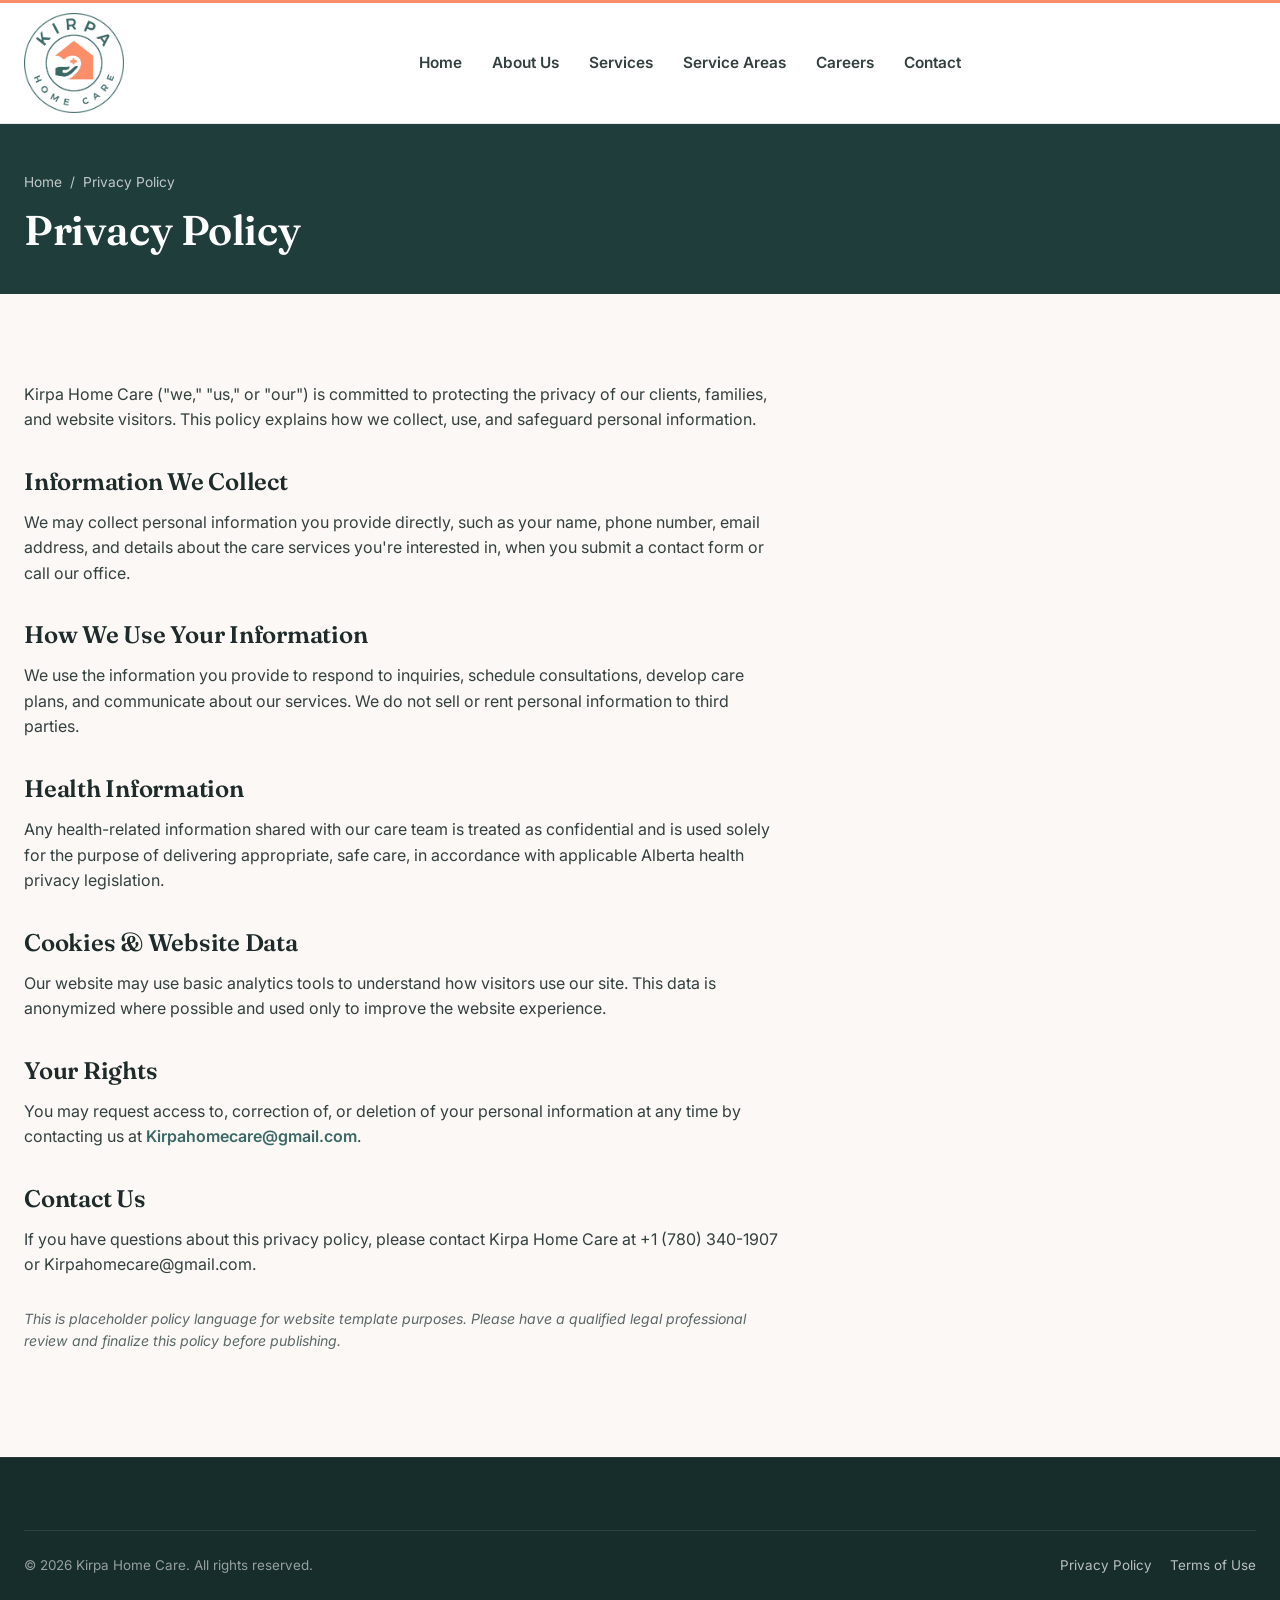
<file: privacy-policy.html>
<!DOCTYPE html>
<html lang="en">
<head>
<meta charset="UTF-8">
<meta name="viewport" content="width=device-width, initial-scale=1.0">
<title>Privacy Policy | Kirpa Home Care</title>
<meta name="description" content="Kirpa Home Care's privacy policy explaining how we collect, use, and protect personal information.">
<link rel="canonical" href="https://kirpahomecare.ca/privacy-policy.html">
<meta name="theme-color" content="#1F3D3B">
  <link rel="icon" type="image/svg+xml" href="images/logo/icon.svg">
<meta name="robots" content="noindex,follow">
<link rel="preconnect" href="https://fonts.googleapis.com">
<link rel="preconnect" href="https://fonts.gstatic.com" crossorigin>
<link href="https://fonts.googleapis.com/css2?family=Fraunces:opsz,wght@9..144,500;9..144,600;9..144,700&family=Inter:wght@400;500;600;700;800&display=swap" rel="stylesheet">
<link rel="stylesheet" href="css/style.css">
</head>
<body>

<header class="site-header">
  <div class="container nav-row">
    <a href="index.html" class="brand">
      <img src="images/logo/logo_white.png" alt="Kirpa Home Care logo" class="brand-mark">
      <!-- <span class="brand-text"><span class="name">Kirpa <span>Home Care</span></span><span class="tag">Edmonton, Alberta</span></span> -->
    </a>
    <nav class="nav-main" aria-label="Primary">
      <ul>
        <li><a href="index.html">Home</a></li>
        <li><a href="about.html">About Us</a></li>
        <li><a href="services.html">Services</a></li>
        <li><a href="service-areas.html">Service Areas</a></li>
        <li><a href="careers.html">Careers</a></li>
        <li><a href="contact.html">Contact</a></li>
      </ul>
    </nav>
    <div class="nav-cta">
      <a href="contact.html" class="btn btn-primary btn-sm">Get Started</a>
    </div>
  </div>
</header>

<section class="page-header" style="padding:48px 0 40px;">
  <div class="container">
    <div class="breadcrumb"><a href="index.html">Home</a><span>/</span><span>Privacy Policy</span></div>
    <h1>Privacy Policy</h1>
  </div>
</section>

<section>
  <div class="container">
    <div class="prose" style="max-width:760px;">
      <p>Kirpa Home Care ("we," "us," or "our") is committed to protecting the privacy of our clients, families, and website visitors. This policy explains how we collect, use, and safeguard personal information.</p>

      <h2>Information We Collect</h2>
      <p>We may collect personal information you provide directly, such as your name, phone number, email address, and details about the care services you're interested in, when you submit a contact form or call our office.</p>

      <h2>How We Use Your Information</h2>
      <p>We use the information you provide to respond to inquiries, schedule consultations, develop care plans, and communicate about our services. We do not sell or rent personal information to third parties.</p>

      <h2>Health Information</h2>
      <p>Any health-related information shared with our care team is treated as confidential and is used solely for the purpose of delivering appropriate, safe care, in accordance with applicable Alberta health privacy legislation.</p>

      <h2>Cookies &amp; Website Data</h2>
      <p>Our website may use basic analytics tools to understand how visitors use our site. This data is anonymized where possible and used only to improve the website experience.</p>

      <h2>Your Rights</h2>
      <p>You may request access to, correction of, or deletion of your personal information at any time by contacting us at <a href="mailto:Kirpahomecare@gmail.com" style="color:var(--teal-700); font-weight:600;">Kirpahomecare@gmail.com</a>.</p>

      <h2>Contact Us</h2>
      <p>If you have questions about this privacy policy, please contact Kirpa Home Care at +1 (780) 340-1907 or Kirpahomecare@gmail.com.</p>

      <p style="color:var(--ink-500); font-size:0.88rem; margin-top:30px;"><em>This is placeholder policy language for website template purposes. Please have a qualified legal professional review and finalize this policy before publishing.</em></p>
    </div>
  </div>
</section>

<footer class="site-footer">
  <div class="container">
    <div class="footer-bottom" style="border-top:1px solid rgba(255,255,255,0.1); padding-top:24px;">
      <span>&copy; <span id="year">2026</span> Kirpa Home Care. All rights reserved.</span>
      <div class="footer-legal"><a href="privacy-policy.html">Privacy Policy</a><a href="terms.html">Terms of Use</a></div>
    </div>
  </div>
</footer>

<script src="js/main.js"></script>
</body>
</html>
</file>
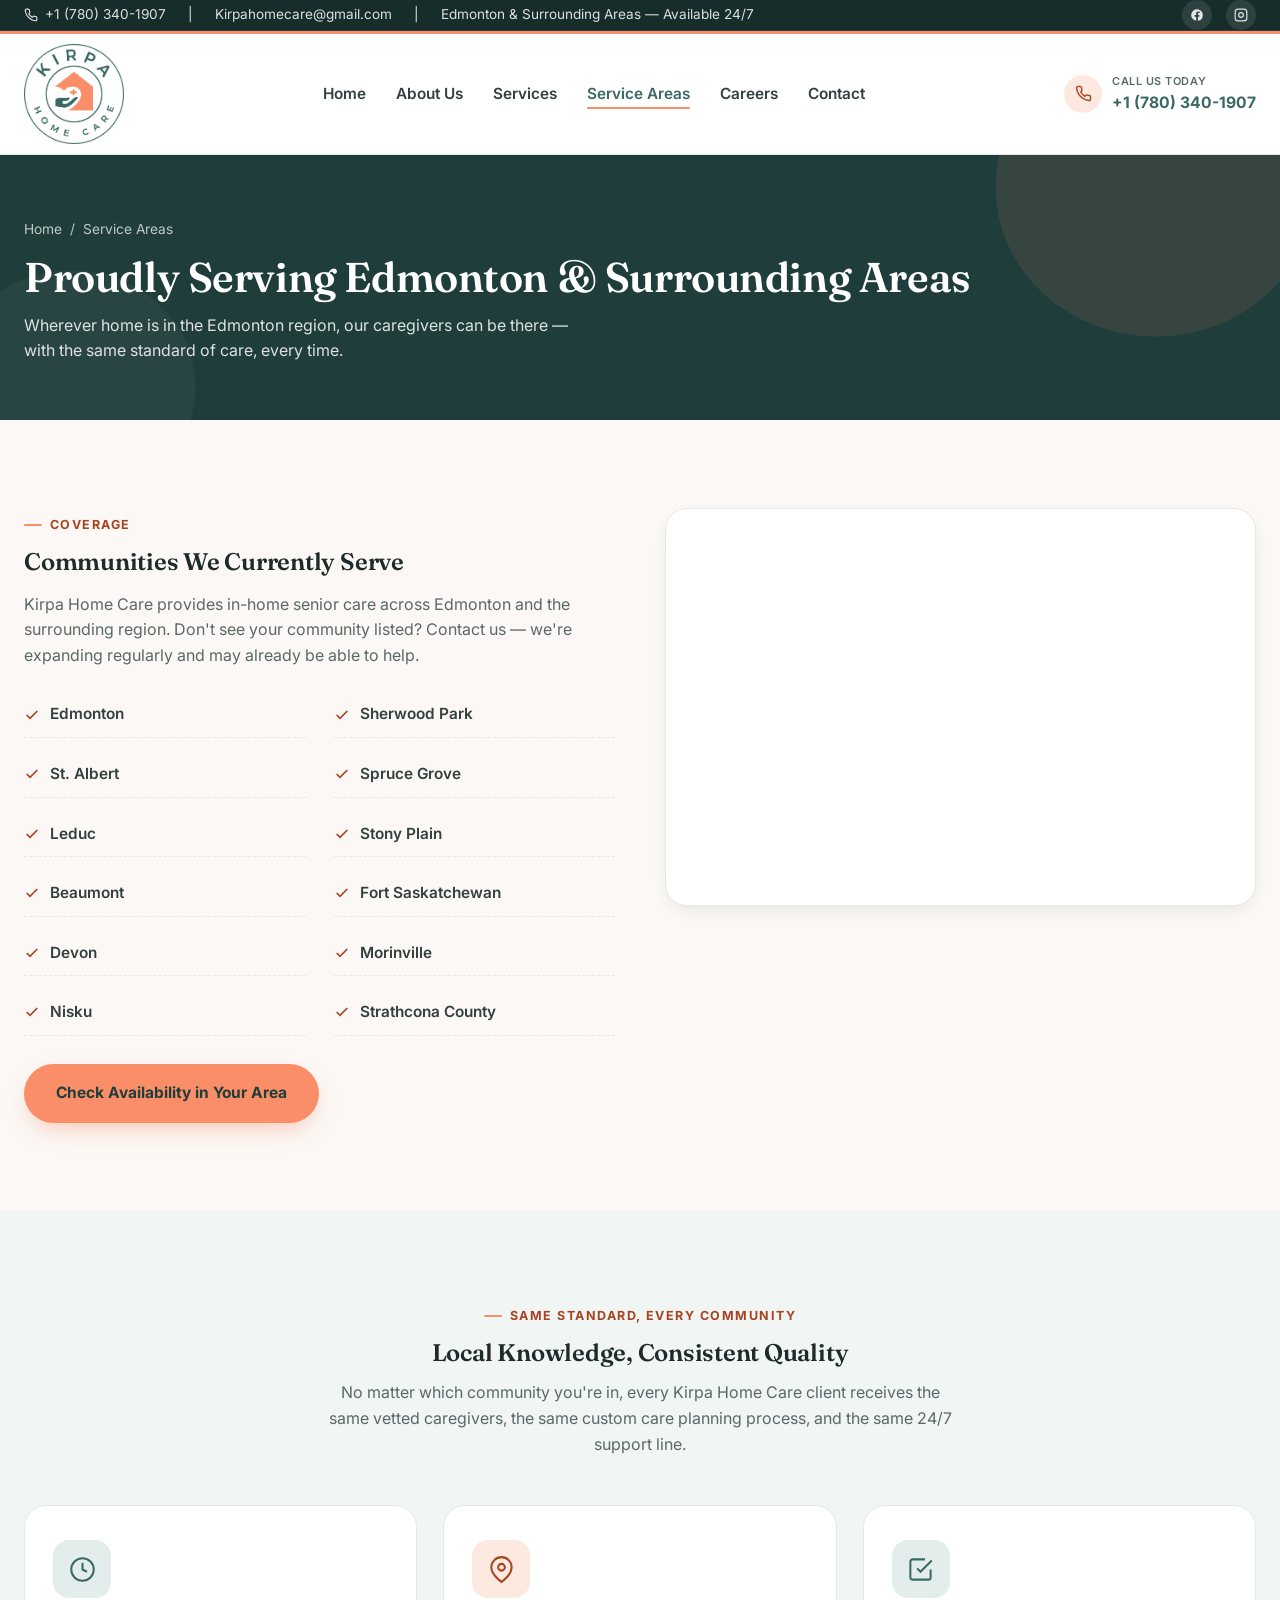
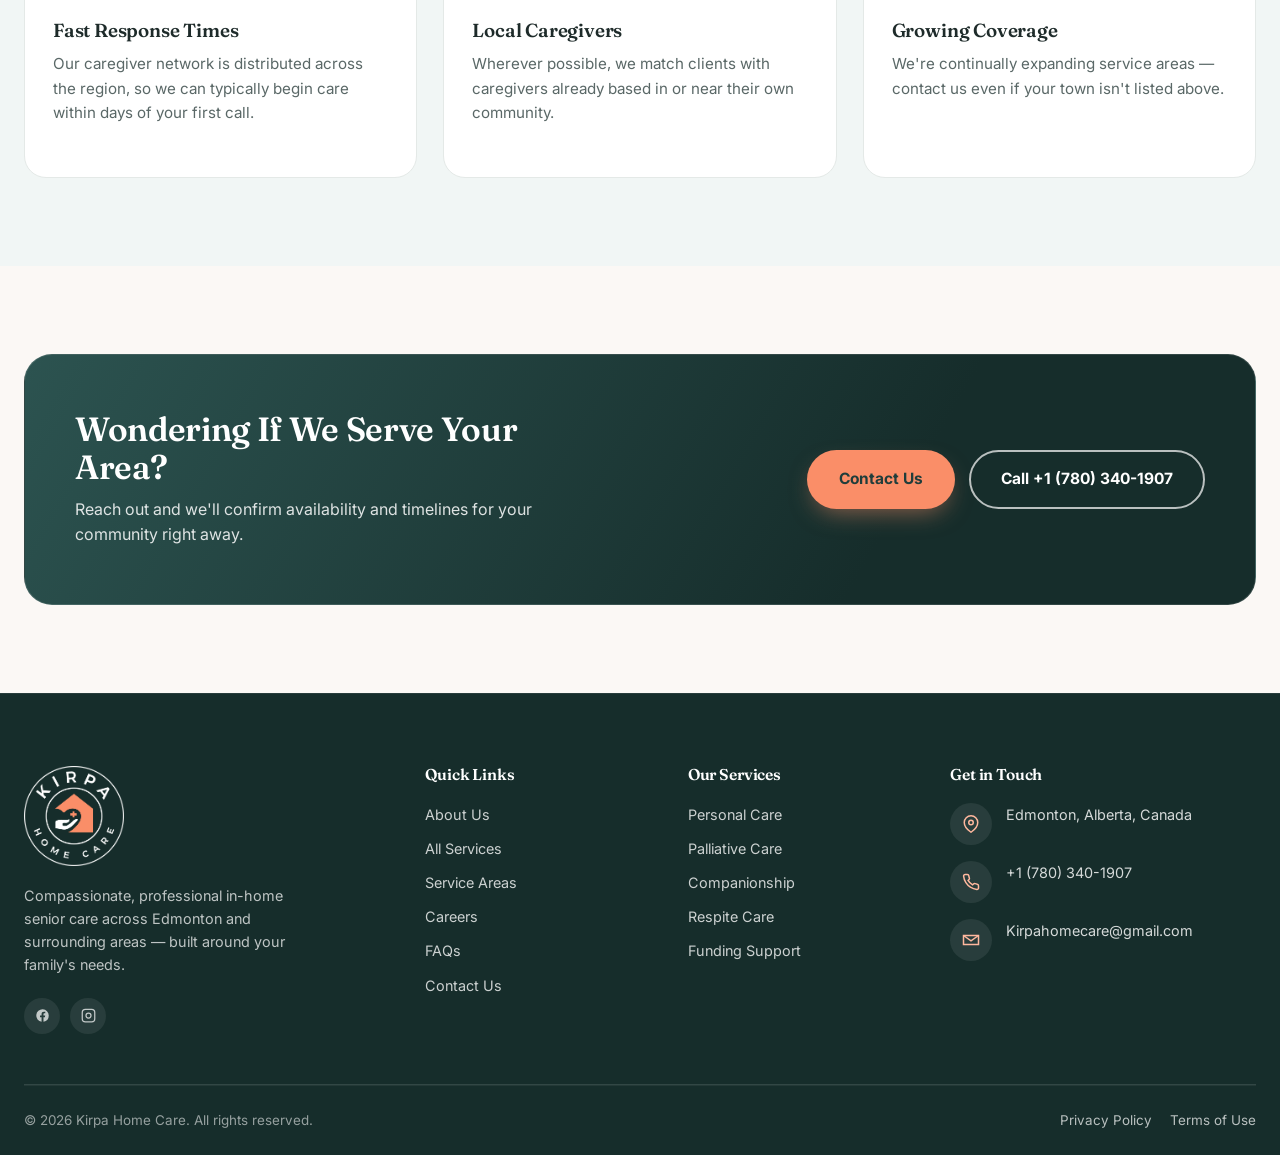
<file: service-areas.html>
<!DOCTYPE html>
<html lang="en">
<head>
<meta charset="UTF-8">
<meta name="viewport" content="width=device-width, initial-scale=1.0">
<title>Service Areas | Home Care in Edmonton & Surrounding Areas | Kirpa Home Care</title>
<meta name="description" content="Kirpa Home Care proudly serves Edmonton & surrounding areas, including Sherwood Park, St. Albert, Spruce Grove, Leduc, Stony Plain, Beaumont, and Fort Saskatchewan.">
<link rel="canonical" href="https://kirpahomecare.ca/service-areas.html">

<!-- Open Graph / Facebook -->
<meta property="og:type" content="website">
<meta property="og:site_name" content="Kirpa Home Care Ltd.">
<meta property="og:locale" content="en_CA">
<meta property="og:title" content="Service Areas | Home Care in Edmonton & Surrounding Areas | Kirpa Home Care">
<meta property="og:description" content="Kirpa Home Care proudly serves Edmonton & surrounding areas, including Sherwood Park, St. Albert, Spruce Grove, Leduc, Stony Plain, Beaumont, and Fort Saskatchewan.">
<meta property="og:url" content="https://kirpahomecare.ca/service-areas.html">
<meta property="og:image" content="https://kirpahomecare.ca/images/logo/logo.png">

<!-- Twitter Card -->
<meta name="twitter:card" content="summary">
<meta name="twitter:title" content="Service Areas | Home Care in Edmonton & Surrounding Areas | Kirpa Home Care">
<meta name="twitter:description" content="Kirpa Home Care proudly serves Edmonton & surrounding areas, including Sherwood Park, St. Albert, Spruce Grove, Leduc, Stony Plain, Beaumont, and Fort Saskatchewan.">
<meta name="twitter:image" content="https://kirpahomecare.ca/images/logo/logo.png">


<!-- Google tag (gtag.js) -->
<script async src="https://www.googletagmanager.com/gtag/js?id=G-GVXR1YCH9X"></script>
<script>
  window.dataLayer = window.dataLayer || [];
  function gtag(){dataLayer.push(arguments);}
  gtag('js', new Date());

  gtag('config', 'G-GVXR1YCH9X');
</script>

<meta name="theme-color" content="#1F3D3B">
  <link rel="icon" type="image/svg+xml" href="images/logo/icon.svg">
<link rel="preconnect" href="https://fonts.googleapis.com">
<link rel="preconnect" href="https://fonts.gstatic.com" crossorigin>
<link href="https://fonts.googleapis.com/css2?family=Fraunces:opsz,wght@9..144,500;9..144,600;9..144,700&family=Inter:wght@400;500;600;700;800&display=swap" rel="stylesheet">
<link rel="stylesheet" href="css/style.css">

<!-- Schema.org Structured Data: ServiceArea & BreadcrumbList -->
<script type="application/ld+json">
{
  "@context": "https://schema.org",
  "@graph": [
    {
      "@type": "WebPage",
      "@id": "https://kirpahomecare.ca/service-areas.html#webpage",
      "url": "https://kirpahomecare.ca/service-areas.html",
      "name": "Service Areas | Home Care in Edmonton & Surrounding Areas | Kirpa Home Care",
      "description": "Kirpa Home Care proudly serves Edmonton & surrounding areas, including Sherwood Park, St. Albert, Spruce Grove, Leduc, Stony Plain, Beaumont, and Fort Saskatchewan.",
      "isPartOf": {
        "@type": "WebSite",
        "@id": "https://kirpahomecare.ca/#website",
        "url": "https://kirpahomecare.ca/",
        "name": "Kirpa Home Care"
      },
      "breadcrumb": {
        "@type": "BreadcrumbList",
        "itemListElement": [
          {
            "@type": "ListItem",
            "position": 1,
            "name": "Home",
            "item": "https://kirpahomecare.ca/"
          },
          {
            "@type": "ListItem",
            "position": 2,
            "name": "Service Areas",
            "item": "https://kirpahomecare.ca/service-areas.html"
          }
        ]
      }
    },
    {
      "@type": "HomeHealthCareService",
      "name": "Kirpa Home Care - Service Areas",
      "url": "https://kirpahomecare.ca/service-areas.html",
      "telephone": "+1-780-340-1907",
      "areaServed": [
        "Edmonton",
        "Sherwood Park",
        "St. Albert",
        "Spruce Grove",
        "Leduc",
        "Stony Plain",
        "Beaumont",
        "Fort Saskatchewan"
      ]
    }
  ]
}
</script>
</head>
<body>

<div class="topbar">
  <div class="container">
    <div class="topbar-left">
      <a href="tel:+17803401907"><svg width="14" height="14" viewBox="0 0 24 24" fill="none" stroke="currentColor" stroke-width="2"><path d="M22 16.92v3a2 2 0 01-2.18 2 19.79 19.79 0 01-8.63-3.07 19.5 19.5 0 01-6-6 19.79 19.79 0 01-3.07-8.67A2 2 0 014.11 2h3a2 2 0 012 1.72c.127.96.361 1.903.7 2.81a2 2 0 01-.45 2.11L8.09 9.91a16 16 0 006 6l1.27-1.27a2 2 0 012.11-.45c.907.339 1.85.573 2.81.7A2 2 0 0122 16.92z"/></svg>+1 (780) 340-1907</a>
      <span class="sep">|</span>
      <a href="mailto:Kirpahomecare@gmail.com">Kirpahomecare@gmail.com</a>
      <span class="sep">|</span>
      <span>Edmonton &amp; Surrounding Areas — Available 24/7</span>
    </div>
    <div class="topbar-right">
      <a href="https://facebook.com/kirpahomecare" aria-label="Facebook"><svg width="14" height="14" viewBox="0 0 24 24" fill="currentColor"><path d="M22 12a10 10 0 10-11.5 9.95v-7.04H8v-2.91h2.5V9.8c0-2.47 1.47-3.83 3.72-3.83 1.08 0 2.21.19 2.21.19v2.43h-1.24c-1.23 0-1.61.76-1.61 1.55v1.86h2.74l-.44 2.91h-2.3v7.04A10 10 0 0022 12z"/></svg></a>
      <a href="https://www.instagram.com/kirpahomecare" aria-label="Instagram"><svg width="14" height="14" viewBox="0 0 24 24" fill="none" stroke="currentColor" stroke-width="2"><rect x="2" y="2" width="20" height="20" rx="5"/><circle cx="12" cy="12" r="4"/></svg></a>
    </div>
  </div>
</div>

<header class="site-header">
  <div class="container nav-row">
    <a href="index.html" class="brand">
      <img src="images/logo/logo_white.png" alt="Kirpa Home Care logo" class="brand-mark">
      <!-- <span class="brand-text"><span class="name">Kirpa <span>Home Care</span></span><span class="tag">Edmonton, Alberta</span></span> -->
    </a>
    <nav class="nav-main" aria-label="Primary">
      <ul>
        <li><a href="index.html">Home</a></li>
        <li><a href="about.html">About Us</a></li>
        <li class="has-dropdown">
          <a href="services.html">Services</a>
          <div class="dropdown">
            <a href="service-personal-care.html">Personal Care</a>
            <a href="service-palliative-care.html">Palliative Care</a>
            <a href="service-companionship.html">Companionship Care</a>
            <a href="service-respite-care.html">Respite Care</a>
            <a href="service-funding-support.html">Funding &amp; Subsidy Support</a>
          </div>
        </li>
        <li><a href="service-areas.html" class="active">Service Areas</a></li>
        <li><a href="careers.html">Careers</a></li>
        <li><a href="contact.html">Contact</a></li>
      </ul>
    </nav>
    <div class="nav-cta">
      <a href="tel:+17803401907" class="nav-phone"><span class="ico"><svg viewBox="0 0 24 24" fill="none" stroke="currentColor" stroke-width="2"><path d="M22 16.92v3a2 2 0 01-2.18 2 19.79 19.79 0 01-8.63-3.07 19.5 19.5 0 01-6-6 19.79 19.79 0 01-3.07-8.67A2 2 0 014.11 2h3a2 2 0 012 1.72c.127.96.361 1.903.7 2.81a2 2 0 01-.45 2.11L8.09 9.91a16 16 0 006 6l1.27-1.27a2 2 0 012.11-.45c.907.339 1.85.573 2.81.7A2 2 0 0122 16.92z"/></svg></span><span class="lbl"><small>Call us today</small>+1 (780) 340-1907</span></a>
      <a href="contact.html" class="btn btn-primary btn-sm">Get Started</a>
      <button class="menu-toggle" aria-label="Open menu"><svg viewBox="0 0 24 24" fill="none" stroke="currentColor" stroke-width="2"><line x1="3" y1="6" x2="21" y2="6"/><line x1="3" y1="12" x2="21" y2="12"/><line x1="3" y1="18" x2="21" y2="18"/></svg></button>
    </div>
  </div>
</header>

<div class="mobile-drawer">
  <div class="panel">
    <div class="drawer-top">
      <img src="images/logo/icon.svg" alt="" style="width:42px;height:42px;">
      <button class="close-btn" aria-label="Close menu"><svg viewBox="0 0 24 24" fill="none" stroke="currentColor" stroke-width="2"><line x1="18" y1="6" x2="6" y2="18"/><line x1="6" y1="6" x2="18" y2="18"/></svg></button>
    </div>
    <nav>
      <ul>
        <li><a href="index.html">Home</a></li>
        <li><a href="about.html">About Us</a></li>
        <li><a href="services.html">Services</a></li>
        <li class="sub-list">
          <a href="service-personal-care.html">— Personal Care</a>
          <a href="service-palliative-care.html">— Palliative Care</a>
          <a href="service-companionship.html">— Companionship Care</a>
          <a href="service-respite-care.html">— Respite Care</a>
          <a href="service-funding-support.html">— Funding &amp; Subsidy Support</a>
        </li>
        <li><a href="service-areas.html">Service Areas</a></li>
        <li><a href="careers.html">Careers</a></li>
        <li><a href="contact.html">Contact</a></li>
      </ul>
    </nav>
    <div class="drawer-cta">
      <a href="tel:+17803401907" class="btn btn-primary btn-block">Call +1 (780) 340-1907</a>
      <a href="contact.html" class="btn btn-outline btn-block">Request Care</a>
    </div>
  </div>
</div>

<section class="page-header">
  <svg style="position:absolute;inset:0;width:100%;height:100%;z-index:1;" viewBox="0 0 1440 320" preserveAspectRatio="none" xmlns="http://www.w3.org/2000/svg">
    <circle cx="1300" cy="40" r="180" fill="#FA8E68" opacity="0.10"/>
    <circle cx="80" cy="280" r="140" fill="#FFFFFF" opacity="0.04"/>
  </svg>
  <div class="container">
    <div class="breadcrumb"><a href="index.html">Home</a><span>/</span><span>Service Areas</span></div>
    <h1>Proudly Serving Edmonton &amp; Surrounding Areas</h1>
    <p>Wherever home is in the Edmonton region, our caregivers can be there — with the same standard of care, every time.</p>
  </div>
</section>

<section>
  <div class="container">
    <div class="area-wrap">
      <div class="reveal">
        <span class="eyebrow">Coverage</span>
        <h2>Communities We Currently Serve</h2>
        <p style="color:var(--ink-500); margin:16px 0 24px;">Kirpa Home Care provides in-home senior care across Edmonton and the surrounding region. Don't see your community listed? Contact us — we're expanding regularly and may already be able to help.</p>
        <ul class="area-list">
          <li><svg viewBox="0 0 24 24" fill="none" stroke="currentColor" stroke-width="2.5"><polyline points="20 6 9 17 4 12"/></svg>Edmonton</li>
          <li><svg viewBox="0 0 24 24" fill="none" stroke="currentColor" stroke-width="2.5"><polyline points="20 6 9 17 4 12"/></svg>Sherwood Park</li>
          <li><svg viewBox="0 0 24 24" fill="none" stroke="currentColor" stroke-width="2.5"><polyline points="20 6 9 17 4 12"/></svg>St. Albert</li>
          <li><svg viewBox="0 0 24 24" fill="none" stroke="currentColor" stroke-width="2.5"><polyline points="20 6 9 17 4 12"/></svg>Spruce Grove</li>
          <li><svg viewBox="0 0 24 24" fill="none" stroke="currentColor" stroke-width="2.5"><polyline points="20 6 9 17 4 12"/></svg>Leduc</li>
          <li><svg viewBox="0 0 24 24" fill="none" stroke="currentColor" stroke-width="2.5"><polyline points="20 6 9 17 4 12"/></svg>Stony Plain</li>
          <li><svg viewBox="0 0 24 24" fill="none" stroke="currentColor" stroke-width="2.5"><polyline points="20 6 9 17 4 12"/></svg>Beaumont</li>
          <li><svg viewBox="0 0 24 24" fill="none" stroke="currentColor" stroke-width="2.5"><polyline points="20 6 9 17 4 12"/></svg>Fort Saskatchewan</li>
          <li><svg viewBox="0 0 24 24" fill="none" stroke="currentColor" stroke-width="2.5"><polyline points="20 6 9 17 4 12"/></svg>Devon</li>
          <li><svg viewBox="0 0 24 24" fill="none" stroke="currentColor" stroke-width="2.5"><polyline points="20 6 9 17 4 12"/></svg>Morinville</li>
          <li><svg viewBox="0 0 24 24" fill="none" stroke="currentColor" stroke-width="2.5"><polyline points="20 6 9 17 4 12"/></svg>Nisku</li>
          <li><svg viewBox="0 0 24 24" fill="none" stroke="currentColor" stroke-width="2.5"><polyline points="20 6 9 17 4 12"/></svg>Strathcona County</li>
        </ul>
        <a href="contact.html" class="btn btn-primary" style="margin-top:28px;">Check Availability in Your Area</a>
      </div>
      <div class="area-map-card reveal">
        <iframe src="https://www.google.com/maps/embed?pb=!1m18!1m12!1m3!1d18901.0!2d-113.4938!3d53.5461!2m3!1f0!2f0!3f0!3m2!1i1024!2i768!4f13.1!3m3!1m2!1s0x53a0223110a32117%3A0x6c5e1c6b4a4a0c1!2sEdmonton%2C+AB!5e0!3m2!1sen!2sca!4v1700000000000" loading="lazy" referrerpolicy="no-referrer-when-downgrade" title="Map of Edmonton and surrounding service areas"></iframe>
      </div>
    </div>
  </div>
</section>

<section class="bg-light">
  <div class="container">
    <div class="section-head center reveal">
      <span class="eyebrow" style="justify-content:center;">Same Standard, Every Community</span>
      <h2>Local Knowledge, Consistent Quality</h2>
      <p style="color:var(--ink-500); margin-top:14px;">No matter which community you're in, every Kirpa Home Care client receives the same vetted caregivers, the same custom care planning process, and the same 24/7 support line.</p>
    </div>
    <div class="services-grid">
      <div class="service-card reveal">
        <div class="icon-wrap"><svg viewBox="0 0 24 24" fill="none" stroke="currentColor" stroke-width="1.8"><circle cx="12" cy="12" r="10"/><polyline points="12 6 12 12 16 14"/></svg></div>
        <h3>Fast Response Times</h3>
        <p>Our caregiver network is distributed across the region, so we can typically begin care within days of your first call.</p>
      </div>
      <div class="service-card reveal">
        <div class="icon-wrap"><svg viewBox="0 0 24 24" fill="none" stroke="currentColor" stroke-width="1.8"><path d="M21 10c0 7-9 13-9 13s-9-6-9-13a9 9 0 0118 0z"/><circle cx="12" cy="10" r="3"/></svg></div>
        <h3>Local Caregivers</h3>
        <p>Wherever possible, we match clients with caregivers already based in or near their own community.</p>
      </div>
      <div class="service-card reveal">
        <div class="icon-wrap"><svg viewBox="0 0 24 24" fill="none" stroke="currentColor" stroke-width="1.8"><path d="M9 11l3 3L22 4"/><path d="M21 12v7a2 2 0 01-2 2H5a2 2 0 01-2-2V5a2 2 0 012-2h11"/></svg></div>
        <h3>Growing Coverage</h3>
        <p>We're continually expanding service areas — contact us even if your town isn't listed above.</p>
      </div>
    </div>
  </div>
</section>

<section>
  <div class="container">
    <div class="cta-banner reveal">
      <div>
        <h2>Wondering If We Serve Your Area?</h2>
        <p>Reach out and we'll confirm availability and timelines for your community right away.</p>
      </div>
      <div class="cta-actions">
        <a href="contact.html" class="btn btn-primary">Contact Us</a>
        <a href="tel:+17803401907" class="btn btn-secondary">Call +1 (780) 340-1907</a>
      </div>
    </div>
  </div>
</section>

<footer class="site-footer">
  <div class="container">
    <div class="footer-top">
      <div class="footer-brand">
        <a href="index.html" class="brand">
          <img src="images/logo/logo.png" alt="Kirpa Home Care logo" class="brand-mark footer-logo">
          <!--<span class="brand-text">
            <span class="name">Kirpa Home Care</span>
            <span class="tag">Edmonton, Alberta</span>
          </span>-->
        </a>
        <p>Compassionate, professional in-home senior care across Edmonton and surrounding areas — built around your family's needs.</p>
        <div class="footer-social">
          <a href="https://facebook.com/kirpahomecare" aria-label="Facebook"><svg viewBox="0 0 24 24" fill="currentColor"><path d="M22 12a10 10 0 10-11.5 9.95v-7.04H8v-2.91h2.5V9.8c0-2.47 1.47-3.83 3.72-3.83 1.08 0 2.21.19 2.21.19v2.43h-1.24c-1.23 0-1.61.76-1.61 1.55v1.86h2.74l-.44 2.91h-2.3v7.04A10 10 0 0022 12z"/></svg></a>
          <a href="https://www.instagram.com/kirpahomecare" aria-label="Instagram"><svg viewBox="0 0 24 24" fill="none" stroke="currentColor" stroke-width="2"><rect x="2" y="2" width="20" height="20" rx="5"/><circle cx="12" cy="12" r="4"/></svg></a>
        </div>
      </div>
      <div>
        <h4>Quick Links</h4>
        <div class="footer-links">
          <a href="about.html">About Us</a>
          <a href="services.html">All Services</a>
          <a href="service-areas.html">Service Areas</a>
          <a href="careers.html">Careers</a>
          <a href="faq.html">FAQs</a>
          <a href="contact.html">Contact Us</a>
        </div>
      </div>
      <div>
        <h4>Our Services</h4>
        <div class="footer-links">
          <a href="service-personal-care.html">Personal Care</a>
          <a href="service-palliative-care.html">Palliative Care</a>
          <a href="service-companionship.html">Companionship</a>
          <a href="service-respite-care.html">Respite Care</a>
          <a href="service-funding-support.html">Funding Support</a>
        </div>
      </div>
      <div class="footer-contact">
        <h4>Get in Touch</h4>
        <div class="contact-row"><span class="icon-circle"><svg viewBox="0 0 24 24" fill="none" stroke="currentColor" stroke-width="2"><path d="M21 10c0 7-9 13-9 13s-9-6-9-13a9 9 0 0118 0z"/><circle cx="12" cy="10" r="3"/></svg></span><span>Edmonton, Alberta, Canada</span></div>
        <div class="contact-row"><span class="icon-circle"><svg viewBox="0 0 24 24" fill="none" stroke="currentColor" stroke-width="2"><path d="M22 16.92v3a2 2 0 01-2.18 2 19.79 19.79 0 01-8.63-3.07 19.5 19.5 0 01-6-6 19.79 19.79 0 01-3.07-8.67A2 2 0 014.11 2h3a2 2 0 012 1.72c.127.96.361 1.903.7 2.81a2 2 0 01-.45 2.11L8.09 9.91a16 16 0 006 6l1.27-1.27a2 2 0 012.11-.45c.907.339 1.85.573 2.81.7A2 2 0 0122 16.92z"/></svg></span><a href="tel:+17803401907">+1 (780) 340-1907</a></div>
        <div class="contact-row"><span class="icon-circle"><svg viewBox="0 0 24 24" fill="none" stroke="currentColor" stroke-width="2"><path d="M22 6l-10 7L2 6"/><path d="M2 6h20v12H2z"/></svg></span><a href="mailto:Kirpahomecare@gmail.com">Kirpahomecare@gmail.com</a></div>
      </div>
    </div>
    <div class="footer-bottom">
      <span>&copy; <span id="year">2026</span> Kirpa Home Care. All rights reserved.</span>
      <div class="footer-legal"><a href="privacy-policy.html">Privacy Policy</a><a href="terms.html">Terms of Use</a></div>
    </div>
  </div>
</footer>

<a href="tel:+17803401907" class="mobile-call-bar"><svg viewBox="0 0 24 24" fill="none" stroke="currentColor" stroke-width="2"><path d="M22 16.92v3a2 2 0 01-2.18 2 19.79 19.79 0 01-8.63-3.07 19.5 19.5 0 01-6-6 19.79 19.79 0 01-3.07-8.67A2 2 0 014.11 2h3a2 2 0 012 1.72c.127.96.361 1.903.7 2.81a2 2 0 01-.45 2.11L8.09 9.91a16 16 0 006 6l1.27-1.27a2 2 0 012.11-.45c.907.339 1.85.573 2.81.7A2 2 0 0122 16.92z"/></svg>Call Now: +1 (780) 340-1907</a>

<script src="js/main.js"></script>
</body>
</html>
</file>
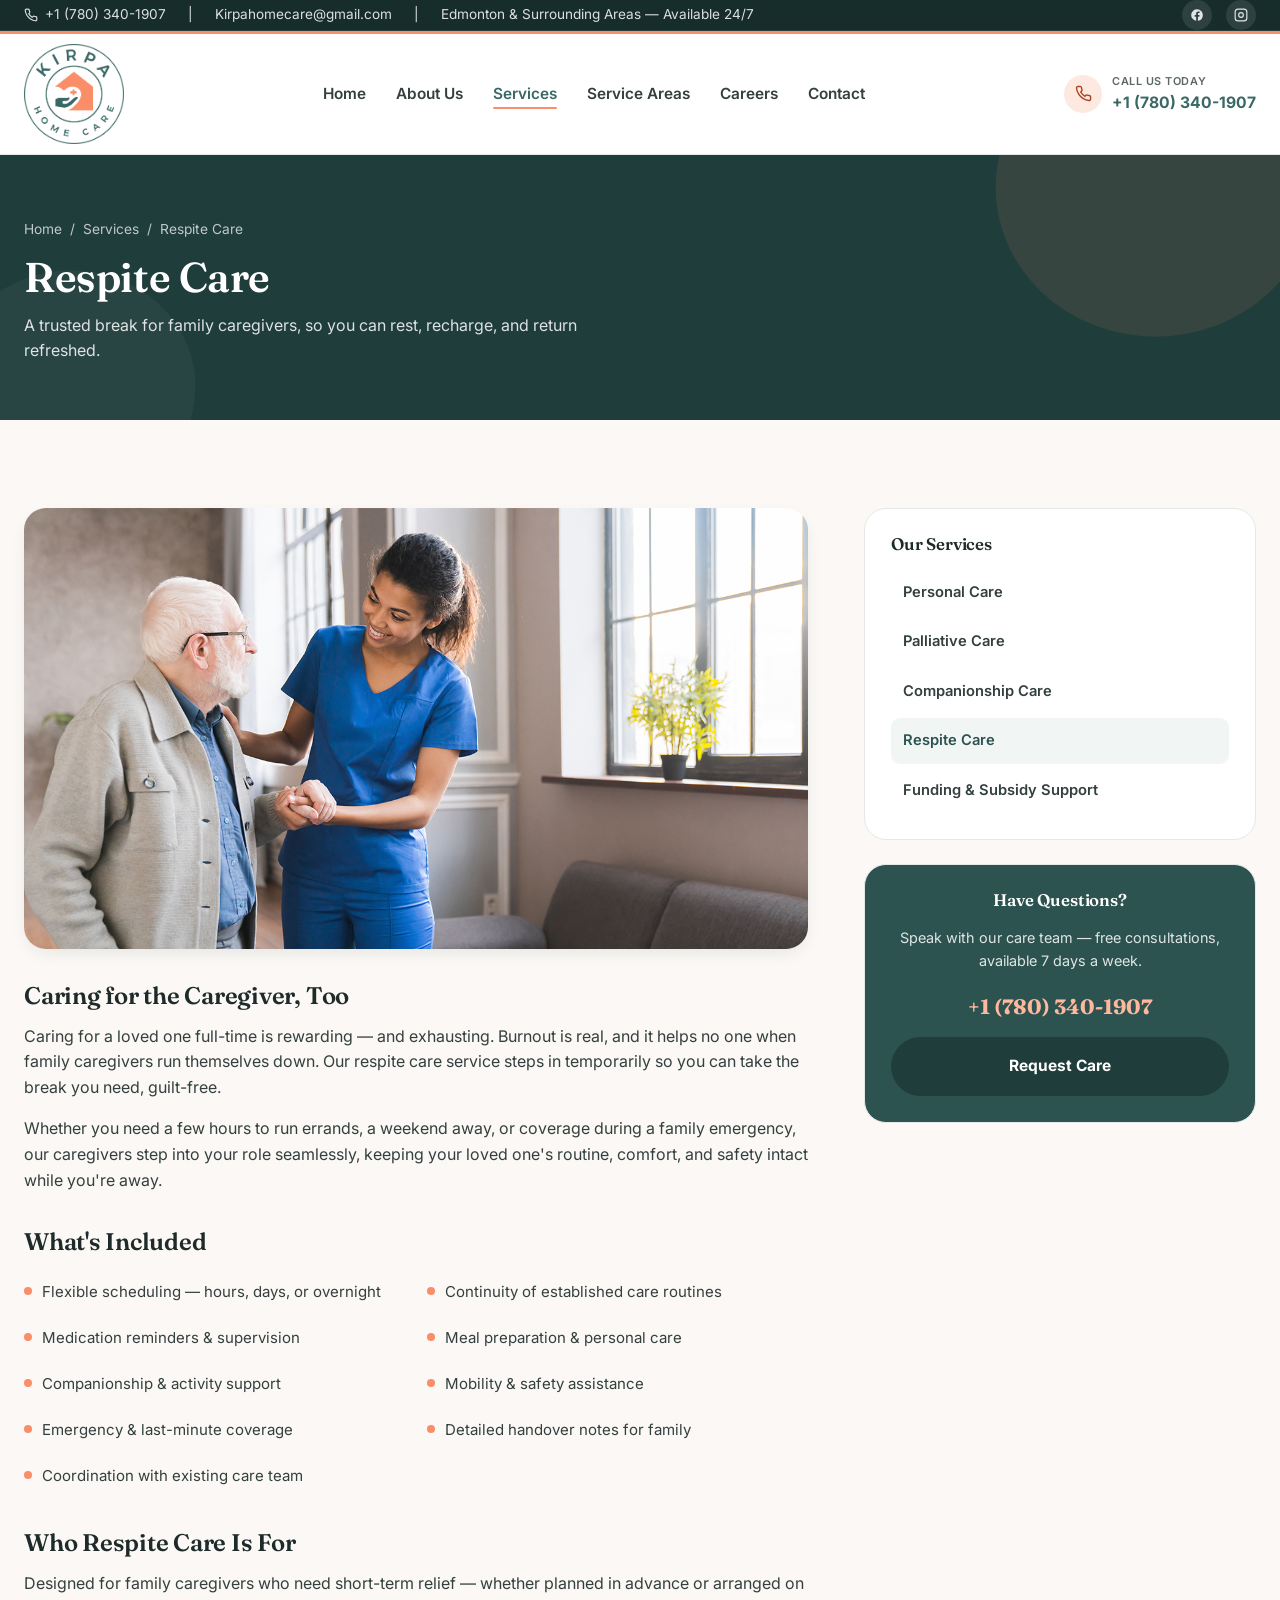
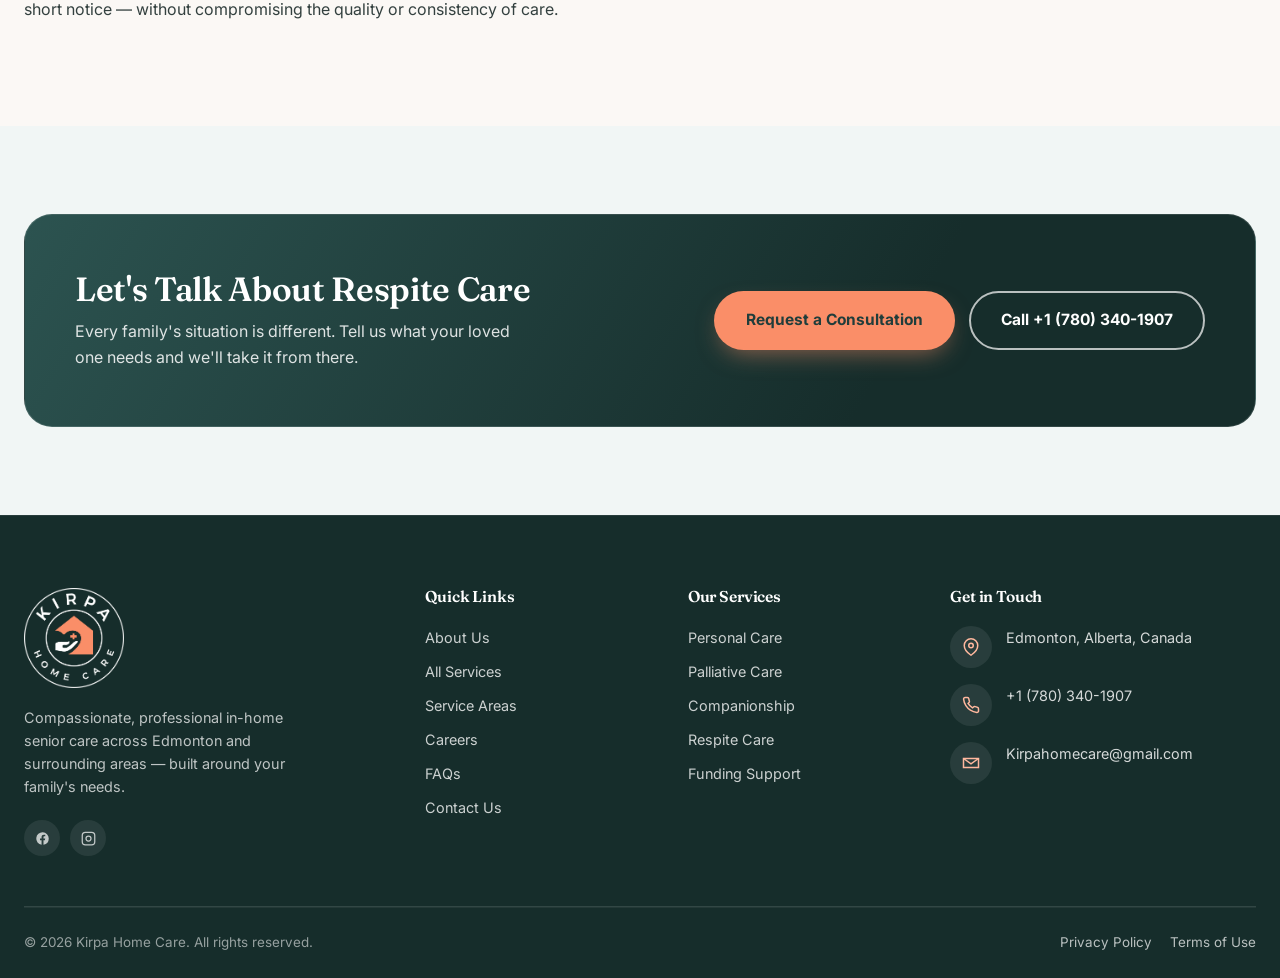
<file: service-respite-care.html>
<!DOCTYPE html>
<html lang="en">
<head>
<meta charset="UTF-8">
<meta name="viewport" content="width=device-width, initial-scale=1.0">
<title>Respite Care Services | Edmonton & Surrounding Areas | Kirpa Home Care</title>
<meta name="description" content="Kirpa Home Care provides flexible in-home respite care across Edmonton & surrounding areas to give family caregivers relief and peace of mind.">
<link rel="canonical" href="https://kirpahomecare.ca/service-respite-care.html">

<!-- Open Graph / Facebook -->
<meta property="og:type" content="website">
<meta property="og:site_name" content="Kirpa Home Care Ltd.">
<meta property="og:locale" content="en_CA">
<meta property="og:title" content="Respite Care Services | Edmonton & Surrounding Areas | Kirpa Home Care">
<meta property="og:description" content="Kirpa Home Care provides flexible in-home respite care across Edmonton & surrounding areas to give family caregivers relief and peace of mind.">
<meta property="og:url" content="https://kirpahomecare.ca/service-respite-care.html">
<meta property="og:image" content="https://kirpahomecare.ca/images/logo/logo.png">

<!-- Twitter Card -->
<meta name="twitter:card" content="summary">
<meta name="twitter:title" content="Respite Care Services | Edmonton & Surrounding Areas | Kirpa Home Care">
<meta name="twitter:description" content="Kirpa Home Care provides flexible in-home respite care across Edmonton & surrounding areas to give family caregivers relief and peace of mind.">
<meta name="twitter:image" content="https://kirpahomecare.ca/images/logo/logo.png">


<!-- Google tag (gtag.js) -->
<script async src="https://www.googletagmanager.com/gtag/js?id=G-GVXR1YCH9X"></script>
<script>
  window.dataLayer = window.dataLayer || [];
  function gtag(){dataLayer.push(arguments);}
  gtag('js', new Date());

  gtag('config', 'G-GVXR1YCH9X');
</script>

<meta name="theme-color" content="#1F3D3B">
  <link rel="icon" type="image/svg+xml" href="images/logo/icon.svg">
<link rel="preconnect" href="https://fonts.googleapis.com">
<link rel="preconnect" href="https://fonts.gstatic.com" crossorigin>
<link href="https://fonts.googleapis.com/css2?family=Fraunces:opsz,wght@9..144,500;9..144,600;9..144,700&family=Inter:wght@400;500;600;700;800&display=swap" rel="stylesheet">
<link rel="stylesheet" href="css/style.css">

<!-- Schema.org Structured Data: Service & BreadcrumbList -->
<script type="application/ld+json">
{
  "@context": "https://schema.org",
  "@graph": [
    {
      "@type": "Service",
      "@id": "https://kirpahomecare.ca/service-respite-care.html#service",
      "name": "Respite Care Services",
      "serviceType": "In-Home Family Caregiver Respite & Relief",
      "description": "Kirpa Home Care provides flexible in-home respite care in Edmonton to give family caregivers relief and peace of mind while seniors receive dedicated, compassionate care.",
      "provider": {
        "@type": ["HomeHealthCareService", "LocalBusiness"],
        "name": "Kirpa Home Care",
        "url": "https://kirpahomecare.ca/",
        "telephone": "+1-780-340-1907"
      },
      "areaServed": ["Edmonton","Sherwood Park","St. Albert","Spruce Grove","Leduc","Stony Plain","Beaumont"]
    },
    {
      "@type": "BreadcrumbList",
      "itemListElement": [
        {
          "@type": "ListItem",
          "position": 1,
          "name": "Home",
          "item": "https://kirpahomecare.ca/"
        },
        {
          "@type": "ListItem",
          "position": 2,
          "name": "Services",
          "item": "https://kirpahomecare.ca/services.html"
        },
        {
          "@type": "ListItem",
          "position": 3,
          "name": "Respite Care",
          "item": "https://kirpahomecare.ca/service-respite-care.html"
        }
      ]
    }
  ]
}
</script>
</head>
<body>

<div class="topbar">
  <div class="container">
    <div class="topbar-left">
      <a href="tel:+17803401907"><svg width="14" height="14" viewBox="0 0 24 24" fill="none" stroke="currentColor" stroke-width="2"><path d="M22 16.92v3a2 2 0 01-2.18 2 19.79 19.79 0 01-8.63-3.07 19.5 19.5 0 01-6-6 19.79 19.79 0 01-3.07-8.67A2 2 0 014.11 2h3a2 2 0 012 1.72c.127.96.361 1.903.7 2.81a2 2 0 01-.45 2.11L8.09 9.91a16 16 0 006 6l1.27-1.27a2 2 0 012.11-.45c.907.339 1.85.573 2.81.7A2 2 0 0122 16.92z"/></svg>+1 (780) 340-1907</a>
      <span class="sep">|</span>
      <a href="mailto:Kirpahomecare@gmail.com">Kirpahomecare@gmail.com</a>
      <span class="sep">|</span>
      <span>Edmonton &amp; Surrounding Areas — Available 24/7</span>
    </div>
    <div class="topbar-right">
      <a href="https://facebook.com/kirpahomecare" aria-label="Facebook"><svg width="14" height="14" viewBox="0 0 24 24" fill="currentColor"><path d="M22 12a10 10 0 10-11.5 9.95v-7.04H8v-2.91h2.5V9.8c0-2.47 1.47-3.83 3.72-3.83 1.08 0 2.21.19 2.21.19v2.43h-1.24c-1.23 0-1.61.76-1.61 1.55v1.86h2.74l-.44 2.91h-2.3v7.04A10 10 0 0022 12z"/></svg></a>
      <a href="https://www.instagram.com/kirpahomecare" aria-label="Instagram"><svg width="14" height="14" viewBox="0 0 24 24" fill="none" stroke="currentColor" stroke-width="2"><rect x="2" y="2" width="20" height="20" rx="5"/><circle cx="12" cy="12" r="4"/></svg></a>
    </div>
  </div>
</div>

<header class="site-header">
  <div class="container nav-row">
    <a href="index.html" class="brand">
      <img src="images/logo/logo_white.png" alt="Kirpa Home Care logo" class="brand-mark">
      <!-- <span class="brand-text"><span class="name">Kirpa <span>Home Care</span></span><span class="tag">Edmonton, Alberta</span></span> -->
    </a>
    <nav class="nav-main" aria-label="Primary">
      <ul>
        <li><a href="index.html">Home</a></li>
        <li><a href="about.html">About Us</a></li>
        <li class="has-dropdown">
          <a href="services.html" class="active">Services</a>
          <div class="dropdown">
            <a href="service-personal-care.html">Personal Care</a>
            <a href="service-palliative-care.html">Palliative Care</a>
            <a href="service-companionship.html">Companionship Care</a>
            <a href="service-respite-care.html" class="active">Respite Care</a>
            <a href="service-funding-support.html">Funding &amp; Subsidy Support</a>
          </div>
        </li>
        <li><a href="service-areas.html">Service Areas</a></li>
        <li><a href="careers.html">Careers</a></li>
        <li><a href="contact.html">Contact</a></li>
      </ul>
    </nav>
    <div class="nav-cta">
      <a href="tel:+17803401907" class="nav-phone"><span class="ico"><svg viewBox="0 0 24 24" fill="none" stroke="currentColor" stroke-width="2"><path d="M22 16.92v3a2 2 0 01-2.18 2 19.79 19.79 0 01-8.63-3.07 19.5 19.5 0 01-6-6 19.79 19.79 0 01-3.07-8.67A2 2 0 014.11 2h3a2 2 0 012 1.72c.127.96.361 1.903.7 2.81a2 2 0 01-.45 2.11L8.09 9.91a16 16 0 006 6l1.27-1.27a2 2 0 012.11-.45c.907.339 1.85.573 2.81.7A2 2 0 0122 16.92z"/></svg></span><span class="lbl"><small>Call us today</small>+1 (780) 340-1907</span></a>
      <a href="contact.html" class="btn btn-primary btn-sm">Get Started</a>
      <button class="menu-toggle" aria-label="Open menu"><svg viewBox="0 0 24 24" fill="none" stroke="currentColor" stroke-width="2"><line x1="3" y1="6" x2="21" y2="6"/><line x1="3" y1="12" x2="21" y2="12"/><line x1="3" y1="18" x2="21" y2="18"/></svg></button>
    </div>
  </div>
</header>

<div class="mobile-drawer">
  <div class="panel">
    <div class="drawer-top">
      <img src="images/logo/icon.svg" alt="" style="width:42px;height:42px;">
      <button class="close-btn" aria-label="Close menu"><svg viewBox="0 0 24 24" fill="none" stroke="currentColor" stroke-width="2"><line x1="18" y1="6" x2="6" y2="18"/><line x1="6" y1="6" x2="18" y2="18"/></svg></button>
    </div>
    <nav>
      <ul>
        <li><a href="index.html">Home</a></li>
        <li><a href="about.html">About Us</a></li>
        <li><a href="services.html">Services</a></li>
        <li class="sub-list">
          <a href="service-personal-care.html">— Personal Care</a>
          <a href="service-palliative-care.html">— Palliative Care</a>
          <a href="service-companionship.html">— Companionship Care</a>
          <a href="service-respite-care.html">— Respite Care</a>
          <a href="service-funding-support.html">— Funding &amp; Subsidy Support</a>
        </li>
        <li><a href="service-areas.html">Service Areas</a></li>
        <li><a href="careers.html">Careers</a></li>
        <li><a href="contact.html">Contact</a></li>
      </ul>
    </nav>
    <div class="drawer-cta">
      <a href="tel:+17803401907" class="btn btn-primary btn-block">Call +1 (780) 340-1907</a>
      <a href="contact.html" class="btn btn-outline btn-block">Request Care</a>
    </div>
  </div>
</div>

<section class="page-header">
  <svg style="position:absolute;inset:0;width:100%;height:100%;z-index:1;" viewBox="0 0 1440 320" preserveAspectRatio="none" xmlns="http://www.w3.org/2000/svg">
    <circle cx="1300" cy="40" r="180" fill="#FA8E68" opacity="0.10"/>
    <circle cx="80" cy="280" r="140" fill="#FFFFFF" opacity="0.04"/>
  </svg>
  <div class="container">
    <div class="breadcrumb"><a href="index.html">Home</a><span>/</span><a href="services.html">Services</a><span>/</span><span>Respite Care</span></div>
    <h1>Respite Care</h1>
    <p>A trusted break for family caregivers, so you can rest, recharge, and return refreshed.</p>
  </div>
</section>

<section>
  <div class="container">
    <div class="content-layout">
      <div>
        <div class="service-detail-img">
          <img src="images/Palliative%20care.jpg" alt="Caregiver giving a family member a break with respite care services">
        </div>
        <div class="prose">
          <h2>Caring for the Caregiver, Too</h2>
          <p>Caring for a loved one full-time is rewarding — and exhausting. Burnout is real, and it helps no one when family caregivers run themselves down. Our respite care service steps in temporarily so you can take the break you need, guilt-free.</p>
          <p>Whether you need a few hours to run errands, a weekend away, or coverage during a family emergency, our caregivers step into your role seamlessly, keeping your loved one's routine, comfort, and safety intact while you're away.</p>

          <h2>What's Included</h2>
          <ul>
            <li>Flexible scheduling — hours, days, or overnight</li>
            <li>Continuity of established care routines</li>
            <li>Medication reminders &amp; supervision</li>
            <li>Meal preparation &amp; personal care</li>
            <li>Companionship &amp; activity support</li>
            <li>Mobility &amp; safety assistance</li>
            <li>Emergency &amp; last-minute coverage</li>
            <li>Detailed handover notes for family</li>
            <li>Coordination with existing care team</li>
          </ul>

          <h2>Who Respite Care Is For</h2>
          <p>Designed for family caregivers who need short-term relief — whether planned in advance or arranged on short notice — without compromising the quality or consistency of care.</p>
        </div>
      </div>

      <aside>
        <div class="sidebar-card">
          <h4>Our Services</h4>
          <div class="sidebar-services">
            <a href="service-personal-care.html">Personal Care</a>
            <a href="service-palliative-care.html">Palliative Care</a>
            <a href="service-companionship.html">Companionship Care</a>
            <a href="service-respite-care.html" class="active">Respite Care</a>
            <a href="service-funding-support.html">Funding &amp; Subsidy Support</a>
          </div>
        </div>
        <div class="sidebar-card sidebar-cta">
          <h4>Have Questions?</h4>
          <p>Speak with our care team — free consultations, available 7 days a week.</p>
          <a href="tel:+17803401907" class="sidebar-phone">+1 (780) 340-1907</a>
          <a href="contact.html" class="btn btn-dark btn-block">Request Care</a>
        </div>
      </aside>
    </div>
  </div>
</section>

<section class="bg-light">
  <div class="container">
    <div class="cta-banner reveal">
      <div>
        <h2>Let's Talk About Respite Care</h2>
        <p>Every family's situation is different. Tell us what your loved one needs and we'll take it from there.</p>
      </div>
      <div class="cta-actions">
        <a href="contact.html" class="btn btn-primary">Request a Consultation</a>
        <a href="tel:+17803401907" class="btn btn-secondary">Call +1 (780) 340-1907</a>
      </div>
    </div>
  </div>
</section>

<footer class="site-footer">
  <div class="container">
    <div class="footer-top">
      <div class="footer-brand">
        <a href="index.html" class="brand">
          <img src="images/logo/logo.png" alt="Kirpa Home Care logo" class="brand-mark footer-logo">
          <!--<span class="brand-text">
            <span class="name">Kirpa Home Care</span>
            <span class="tag">Edmonton, Alberta</span>
          </span>-->
        </a>
        <p>Compassionate, professional in-home senior care across Edmonton and surrounding areas — built around your family's needs.</p>
        <div class="footer-social">
          <a href="https://facebook.com/kirpahomecare" aria-label="Facebook"><svg viewBox="0 0 24 24" fill="currentColor"><path d="M22 12a10 10 0 10-11.5 9.95v-7.04H8v-2.91h2.5V9.8c0-2.47 1.47-3.83 3.72-3.83 1.08 0 2.21.19 2.21.19v2.43h-1.24c-1.23 0-1.61.76-1.61 1.55v1.86h2.74l-.44 2.91h-2.3v7.04A10 10 0 0022 12z"/></svg></a>
          <a href="https://www.instagram.com/kirpahomecare" aria-label="Instagram"><svg viewBox="0 0 24 24" fill="none" stroke="currentColor" stroke-width="2"><rect x="2" y="2" width="20" height="20" rx="5"/><circle cx="12" cy="12" r="4"/></svg></a>
        </div>
      </div>
      <div>
        <h4>Quick Links</h4>
        <div class="footer-links">
          <a href="about.html">About Us</a>
          <a href="services.html">All Services</a>
          <a href="service-areas.html">Service Areas</a>
          <a href="careers.html">Careers</a>
          <a href="faq.html">FAQs</a>
          <a href="contact.html">Contact Us</a>
        </div>
      </div>
      <div>
        <h4>Our Services</h4>
        <div class="footer-links">
          <a href="service-personal-care.html">Personal Care</a>
          <a href="service-palliative-care.html">Palliative Care</a>
          <a href="service-companionship.html">Companionship</a>
          <a href="service-respite-care.html">Respite Care</a>
          <a href="service-funding-support.html">Funding Support</a>
        </div>
      </div>
      <div class="footer-contact">
        <h4>Get in Touch</h4>
        <div class="contact-row"><span class="icon-circle"><svg viewBox="0 0 24 24" fill="none" stroke="currentColor" stroke-width="2"><path d="M21 10c0 7-9 13-9 13s-9-6-9-13a9 9 0 0118 0z"/><circle cx="12" cy="10" r="3"/></svg></span><span>Edmonton, Alberta, Canada</span></div>
        <div class="contact-row"><span class="icon-circle"><svg viewBox="0 0 24 24" fill="none" stroke="currentColor" stroke-width="2"><path d="M22 16.92v3a2 2 0 01-2.18 2 19.79 19.79 0 01-8.63-3.07 19.5 19.5 0 01-6-6 19.79 19.79 0 01-3.07-8.67A2 2 0 014.11 2h3a2 2 0 012 1.72c.127.96.361 1.903.7 2.81a2 2 0 01-.45 2.11L8.09 9.91a16 16 0 006 6l1.27-1.27a2 2 0 012.11-.45c.907.339 1.85.573 2.81.7A2 2 0 0122 16.92z"/></svg></span><a href="tel:+17803401907">+1 (780) 340-1907</a></div>
        <div class="contact-row"><span class="icon-circle"><svg viewBox="0 0 24 24" fill="none" stroke="currentColor" stroke-width="2"><path d="M22 6l-10 7L2 6"/><path d="M2 6h20v12H2z"/></svg></span><a href="mailto:Kirpahomecare@gmail.com">Kirpahomecare@gmail.com</a></div>
      </div>
    </div>
    <div class="footer-bottom">
      <span>&copy; <span id="year">2026</span> Kirpa Home Care. All rights reserved.</span>
      <div class="footer-legal"><a href="privacy-policy.html">Privacy Policy</a><a href="terms.html">Terms of Use</a></div>
    </div>
  </div>
</footer>

<a href="tel:+17803401907" class="mobile-call-bar"><svg viewBox="0 0 24 24" fill="none" stroke="currentColor" stroke-width="2"><path d="M22 16.92v3a2 2 0 01-2.18 2 19.79 19.79 0 01-8.63-3.07 19.5 19.5 0 01-6-6 19.79 19.79 0 01-3.07-8.67A2 2 0 014.11 2h3a2 2 0 012 1.72c.127.96.361 1.903.7 2.81a2 2 0 01-.45 2.11L8.09 9.91a16 16 0 006 6l1.27-1.27a2 2 0 012.11-.45c.907.339 1.85.573 2.81.7A2 2 0 0122 16.92z"/></svg>Call Now: +1 (780) 340-1907</a>

<script src="js/main.js"></script>
</body>
</html>
</file>
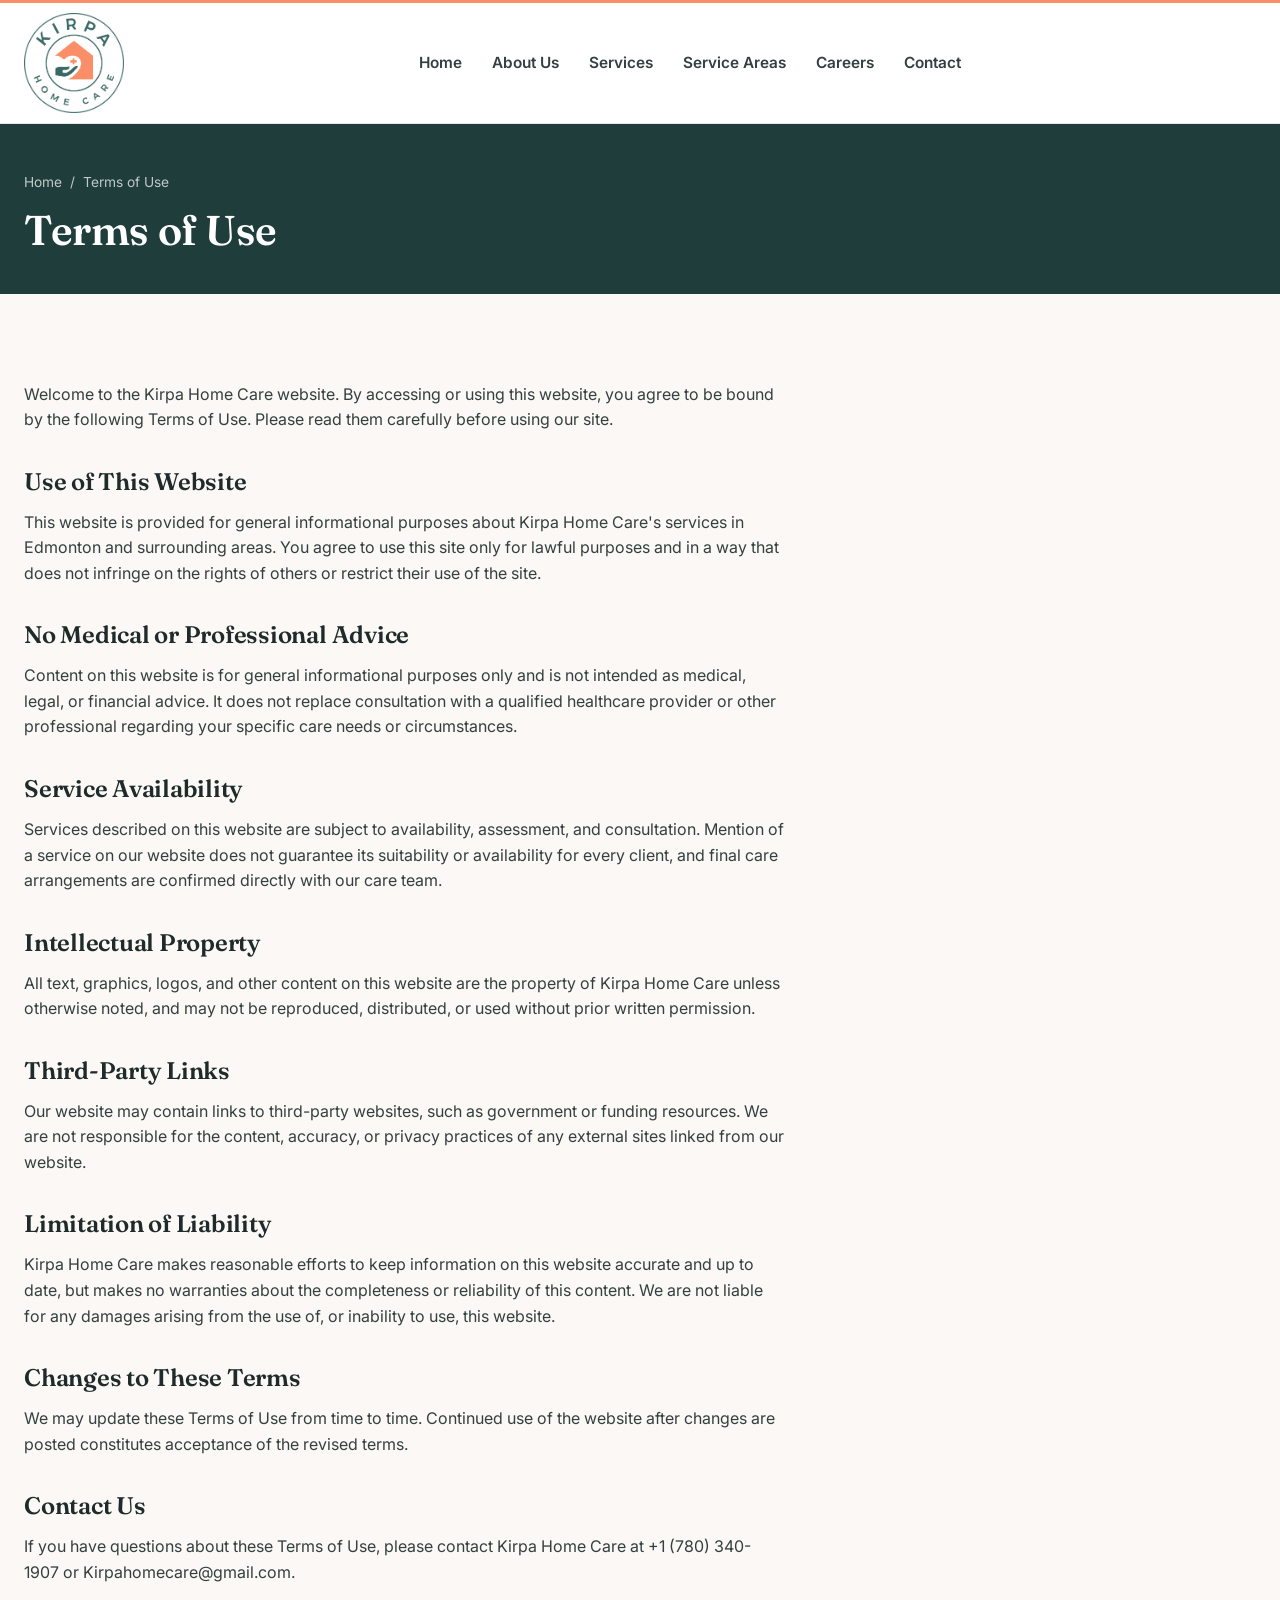
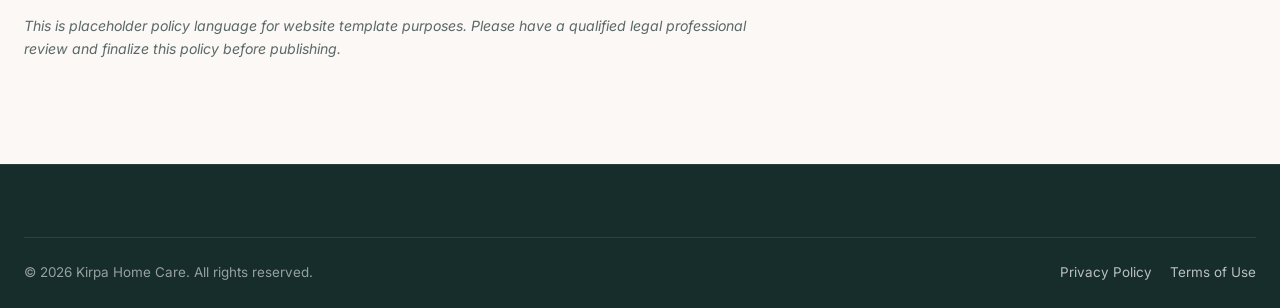
<file: terms.html>
<!DOCTYPE html>
<html lang="en">
<head>
<meta charset="UTF-8">
<meta name="viewport" content="width=device-width, initial-scale=1.0">
<title>Terms of Use | Kirpa Home Care</title>
<meta name="description" content="Terms of Use for the Kirpa Home Care website, outlining acceptable use, disclaimers, and website policies.">
<link rel="canonical" href="https://kirpahomecare.ca/terms.html">
<meta name="theme-color" content="#1F3D3B">
  <link rel="icon" type="image/svg+xml" href="images/logo/icon.svg">
<meta name="robots" content="noindex,follow">
<link rel="preconnect" href="https://fonts.googleapis.com">
<link rel="preconnect" href="https://fonts.gstatic.com" crossorigin>
<link href="https://fonts.googleapis.com/css2?family=Fraunces:opsz,wght@9..144,500;9..144,600;9..144,700&family=Inter:wght@400;500;600;700;800&display=swap" rel="stylesheet">
<link rel="stylesheet" href="css/style.css">
</head>
<body>

<header class="site-header">
  <div class="container nav-row">
    <a href="index.html" class="brand">
      <img src="images/logo/logo_white.png" alt="Kirpa Home Care logo" class="brand-mark">
      <!-- <span class="brand-text"><span class="name">Kirpa <span>Home Care</span></span><span class="tag">Edmonton, Alberta</span></span> -->
    </a>
    <nav class="nav-main" aria-label="Primary">
      <ul>
        <li><a href="index.html">Home</a></li>
        <li><a href="about.html">About Us</a></li>
        <li><a href="services.html">Services</a></li>
        <li><a href="service-areas.html">Service Areas</a></li>
        <li><a href="careers.html">Careers</a></li>
        <li><a href="contact.html">Contact</a></li>
      </ul>
    </nav>
    <div class="nav-cta">
      <a href="contact.html" class="btn btn-primary btn-sm">Get Started</a>
    </div>
  </div>
</header>

<section class="page-header" style="padding:48px 0 40px;">
  <div class="container">
    <div class="breadcrumb"><a href="index.html">Home</a><span>/</span><span>Terms of Use</span></div>
    <h1>Terms of Use</h1>
  </div>
</section>

<section>
  <div class="container">
    <div class="prose" style="max-width:760px;">
      <p>Welcome to the Kirpa Home Care website. By accessing or using this website, you agree to be bound by the following Terms of Use. Please read them carefully before using our site.</p>

      <h2>Use of This Website</h2>
      <p>This website is provided for general informational purposes about Kirpa Home Care's services in Edmonton and surrounding areas. You agree to use this site only for lawful purposes and in a way that does not infringe on the rights of others or restrict their use of the site.</p>

      <h2>No Medical or Professional Advice</h2>
      <p>Content on this website is for general informational purposes only and is not intended as medical, legal, or financial advice. It does not replace consultation with a qualified healthcare provider or other professional regarding your specific care needs or circumstances.</p>

      <h2>Service Availability</h2>
      <p>Services described on this website are subject to availability, assessment, and consultation. Mention of a service on our website does not guarantee its suitability or availability for every client, and final care arrangements are confirmed directly with our care team.</p>

      <h2>Intellectual Property</h2>
      <p>All text, graphics, logos, and other content on this website are the property of Kirpa Home Care unless otherwise noted, and may not be reproduced, distributed, or used without prior written permission.</p>

      <h2>Third-Party Links</h2>
      <p>Our website may contain links to third-party websites, such as government or funding resources. We are not responsible for the content, accuracy, or privacy practices of any external sites linked from our website.</p>

      <h2>Limitation of Liability</h2>
      <p>Kirpa Home Care makes reasonable efforts to keep information on this website accurate and up to date, but makes no warranties about the completeness or reliability of this content. We are not liable for any damages arising from the use of, or inability to use, this website.</p>

      <h2>Changes to These Terms</h2>
      <p>We may update these Terms of Use from time to time. Continued use of the website after changes are posted constitutes acceptance of the revised terms.</p>

      <h2>Contact Us</h2>
      <p>If you have questions about these Terms of Use, please contact Kirpa Home Care at +1 (780) 340-1907 or Kirpahomecare@gmail.com.</p>

      <p style="color:var(--ink-500); font-size:0.88rem; margin-top:30px;"><em>This is placeholder policy language for website template purposes. Please have a qualified legal professional review and finalize this policy before publishing.</em></p>
    </div>
  </div>
</section>

<footer class="site-footer">
  <div class="container">
    <div class="footer-bottom" style="border-top:1px solid rgba(255,255,255,0.1); padding-top:24px;">
      <span>&copy; <span id="year">2026</span> Kirpa Home Care. All rights reserved.</span>
      <div class="footer-legal"><a href="privacy-policy.html">Privacy Policy</a><a href="terms.html">Terms of Use</a></div>
    </div>
  </div>
</footer>

<script src="js/main.js"></script>
</body>
</html>
</file>
<file: css/style.css>
/* =========================================================
   KIRPA HOME CARE — Stylesheet
   Brand: Deep Teal #3A6865 / Coral #FA8E68 / White (Official Logo Scheme)
   Display face: Fraunces (warm serif) | Body: Inter
   ========================================================= */

:root{
  /* Teal (logo ring & lettering) */
  --teal-950:#162D2B;
  --teal-900:#1F3D3B;
  --teal-800:#2C5350;
  --teal-700:#3A6865;
  --teal-600:#477976;
  --teal-100:#E3EEEC;
  --teal-50:#F1F6F5;

  /* Coral (logo house & cross) */
  --coral-700:#A8431F;
  --coral-600:#C2532F;
  --coral-500:#FA8E68;
  --coral-400:#FB9F7E;
  --coral-300:#FFB89E;
  --coral-100:#FDE9E0;
  --coral-50:#FFF4EF;

  /* Neutrals tinted towards teal & warm balance */
  --ink-900:#1E2B2A;
  --ink-700:#33403F;
  --ink-500:#5A6867;
  --ink-300:#8E9C9B;

  --white:#FFFFFF;
  --off-white:#FBF8F5;
  --line:#E4E9E7;

  --radius-lg:22px;
  --radius-md:14px;
  --radius-sm:8px;

  --shadow-soft:0 10px 30px -12px rgba(31,61,59,0.20);
  --shadow-card:0 6px 20px -8px rgba(31,61,59,0.16);

  --maxw:1180px;

  /* Backward compatibility aliases */
  --purple-900:var(--teal-900);
  --purple-700:var(--teal-700);
  --purple-600:var(--teal-600);
  --purple-100:var(--teal-100);
  --purple-50:var(--teal-50);

  --green-700:var(--teal-800);
  --green-600:var(--teal-700);
  --green-500:var(--coral-500);
  --green-100:var(--coral-100);
}

/* ---------- Reset ---------- */
*,*::before,*::after{box-sizing:border-box;}
html{scroll-behavior:smooth;}
body{margin:0;}
img{max-width:100%;display:block;}
a{color:inherit;text-decoration:none;}
ul{margin:0;padding:0;}
button{font-family:inherit;cursor:pointer;}
h1,h2,h3,h4,p{margin:0;}

/* ---------- Base ---------- */
body{
  font-family:'Inter',system-ui,-apple-system,sans-serif;
  color:var(--ink-700);
  background:var(--off-white);
  -webkit-font-smoothing:antialiased;
  line-height:1.6;
}

h1,h2,h3,h4,.font-display{
  font-family:'Fraunces',Georgia,serif;
  color:var(--ink-900);
  font-weight:600;
  letter-spacing:-0.01em;
  line-height:1.12;
}

.eyebrow{
  display:inline-flex;
  align-items:center;
  gap:8px;
  font-size:0.78rem;
  font-weight:700;
  letter-spacing:0.12em;
  text-transform:uppercase;
  color:var(--coral-700);
  margin-bottom:14px;
}
.eyebrow::before{
  content:"";
  width:18px;height:2px;
  background:var(--coral-500);
  border-radius:2px;
}

.container{
  /* max-width:var(--maxw); */
  margin:0 auto;
  padding:0 24px !important;
}

section{padding:88px 0;}
@media (max-width:768px){ section{padding:60px 0;} }

.section-head{
  max-width:640px;
  margin-bottom:48px;
}
.section-head.center{margin-inline:auto;text-align:center;}

a:focus-visible,button:focus-visible,input:focus-visible,textarea:focus-visible,select:focus-visible{
  outline:3px solid var(--teal-700);
  outline-offset:2px;
}

@media (prefers-reduced-motion: reduce){
  *{animation-duration:0.001ms !important; animation-iteration-count:1 !important; transition-duration:0.001ms !important; scroll-behavior:auto !important;}
}

/* ---------- Buttons ---------- */
.btn{
  display:inline-flex;
  align-items:center;
  justify-content:center;
  gap:10px;
  padding:15px 30px;
  border-radius:999px;
  font-weight:700;
  font-size:0.97rem;
  border:2px solid transparent;
  transition:transform .18s ease, box-shadow .18s ease, background .18s ease, color .18s ease;
  white-space:nowrap;
}
.btn-primary{
  background:var(--coral-500);
  color:var(--teal-900);
  box-shadow:0 10px 24px -8px rgba(250,142,104,0.55);
}
.nav-cta .btn-primary {
   display: none;
}
.btn-primary:hover{
  background:var(--coral-400);
  color:var(--teal-950);
  transform:translateY(-2px);
  box-shadow:0 12px 26px -6px rgba(250,142,104,0.65);
}
.btn-secondary{
  background:transparent;
  border-color:rgba(255,255,255,0.70);
  color:var(--white);
}
.btn-secondary:hover{background:rgba(255,255,255,0.15); border-color:var(--white);}

/* Primary outline button (renamed to .btn-outline, keeping .btn-outline-purple for compatibility) */
.btn-outline,
.btn-outline-purple{
  background:transparent;
  border-color:var(--teal-700);
  color:var(--teal-700);
}
.btn-outline:hover,
.btn-outline-purple:hover{
  background:var(--teal-700);
  color:var(--white);
}

.btn-dark{
  background:var(--teal-900);
  color:var(--white);
}
.btn-dark:hover{background:var(--teal-800);}
.btn-block{width:100%;}
.btn-sm{padding:10px 20px;font-size:0.88rem;}

/* ---------- Top utility bar ---------- */
.topbar{
  background:var(--teal-950);
  color:rgba(255,255,255,0.85);
  font-size:0.85rem;
  border-bottom:1px solid rgba(255,255,255,0.08);
}
.topbar .container{
  display:flex;
  align-items:center;
  justify-content:space-between;
  padding-top:9px;
  padding-bottom:9px;
  gap:16px;
}
.topbar-left{display:flex;gap:22px;align-items:center;flex-wrap:wrap;}
.topbar-left a{display:inline-flex;align-items:center;gap:7px;}
.topbar-left a:hover{color:var(--coral-300);}
.topbar-right{display:flex;gap:14px;align-items:center;}
.topbar-right a{
  width:30px;height:30px;border-radius:50%;
  background:rgba(255,255,255,0.10);
  display:flex;align-items:center;justify-content:center;
  transition:background .18s ease, transform .18s ease;
}
.topbar-right a:hover{background:var(--coral-500); color:var(--teal-950); transform:translateY(-1px);}
.topbar-right svg{width:14px;height:14px;}
@media (max-width:760px){
  .topbar-left span.sep{display:none;}
  .topbar .container{flex-wrap:wrap; justify-content:center; text-align:center;}
}

/* ---------- Header / Nav ---------- */
.site-header{
  background:var(--white);
  position:sticky;
  top:0;
  z-index:500;
  box-shadow:0 1px 0 var(--line);
  border-top:3px solid var(--coral-500);
}
.nav-row{
  display:flex;
  align-items:center;
  justify-content:space-between;
  padding:10px 0;
  gap:24px;
}
.brand{
  display:flex;
  align-items:center;
  gap:11px;
}
.brand-mark{width:100px;height:auto;flex-shrink:0;}
@media (max-width:680px){
.brand-mark{width:100px;height:auto;flex-shrink:0;}
}
.brand-text{display:flex; flex-direction:column; line-height:1.1;}
.brand-text .name{
  font-family:'Fraunces',serif;
  font-weight:700;
  font-size:1.32rem;
  color:var(--teal-950);
}
.brand-text .name span{color:var(--coral-700);}
.brand-text .tag{
  font-size:0.66rem;
  letter-spacing:0.1em;
  text-transform:uppercase;
  color:var(--ink-500);
  font-weight:600;
}

.nav-main{display:flex; align-items:center; gap:34px;}
.nav-main ul{display:flex; gap:30px; align-items:center;}
.nav-main a{
  font-weight:600;
  font-size:0.96rem;
  color:var(--ink-700);
  position:relative;
  padding:6px 0;
  transition:color .18s ease;
}
.nav-main a:hover, .nav-main a.active{color:var(--teal-700);}
.nav-main a.active::after{
  content:"";
  position:absolute;
  bottom:0;
  left:0;
  right:0;
  height:2px;
  background:var(--coral-500);
  border-radius:2px;
}
.nav-main li.has-dropdown{position:relative;}
.dropdown{
  position:absolute;
  top:calc(100% + 14px);
  left:-18px;
  background:var(--white);
  border-radius:var(--radius-md);
  box-shadow:var(--shadow-soft);
  border:1px solid var(--line);
  min-width:240px;
  padding:10px;
  opacity:0;
  visibility:hidden;
  transform:translateY(8px);
  transition:opacity .18s ease, transform .18s ease, visibility .18s ease;
}
li.has-dropdown:hover .dropdown,
li.has-dropdown:focus-within .dropdown{
  opacity:1; visibility:visible; transform:translateY(0);
}
.dropdown a{
  display:block;
  padding:10px 12px;
  border-radius:8px;
  font-weight:500;
  font-size:0.92rem;
}
.dropdown a:hover{background:var(--teal-50); color:var(--teal-800);}

.nav-cta{display:flex; align-items:center; gap:14px;}
.nav-phone{
  display:flex; align-items:center; gap:10px;
  font-weight:700; color:var(--teal-700);
  font-size:0.98rem;
}
.nav-phone:hover{color:var(--coral-700);}
.nav-phone .ico{
  width:38px;height:38px;border-radius:50%;
  background:var(--coral-100);
  display:flex;align-items:center;justify-content:center;
  flex-shrink:0;
}
.nav-phone .ico svg{width:17px;height:17px;color:var(--coral-700);}
.nav-phone small{display:block;font-size:0.68rem;color:var(--ink-500);font-weight:600;text-transform:uppercase;letter-spacing:.05em;}

.menu-toggle{
  display:none;
  width:44px;height:44px;
  border:1px solid var(--line);
  border-radius:10px;
  background:var(--white);
  align-items:center;justify-content:center;
}
.menu-toggle svg{width:20px;height:20px;}

@media (max-width:1080px){
  .nav-main{display:none;}
  .nav-phone span.lbl{display:none;}
  .menu-toggle{display:flex;}
}
@media (max-width:480px){
  .nav-phone{display:none;}
}

/* Mobile drawer */
.mobile-drawer{
  position:fixed; inset:0;
  background:rgba(22,45,43,0.60);
  z-index:900;
  opacity:0; visibility:hidden;
  transition:opacity .2s ease, visibility .2s ease;
}
.mobile-drawer.open{opacity:1; visibility:visible;}
.mobile-drawer .panel{
  position:absolute; top:0; right:0;
  width:min(82vw,340px); height:100%;
  background:var(--white);
  padding:26px 22px;
  transform:translateX(100%);
  transition:transform .25s ease;
  overflow-y:auto;
}
.mobile-drawer.open .panel{transform:translateX(0);}
.mobile-drawer .drawer-top{display:flex;justify-content:space-between;align-items:center;margin-bottom:26px;}
.mobile-drawer .close-btn{width:38px;height:38px;border-radius:50%;background:var(--teal-50);display:flex;align-items:center;justify-content:center;border:none;}
.mobile-drawer .close-btn svg{width:16px;height:16px;color:var(--teal-800);}
.mobile-drawer nav ul{display:flex;flex-direction:column;gap:4px;}
.mobile-drawer nav a{
  display:block;padding:13px 6px;font-weight:600;font-size:1.02rem;
  border-bottom:1px solid var(--line);color:var(--ink-700);
}
.mobile-drawer nav a:hover{color:var(--teal-700);}
.mobile-drawer .sub-list{padding-left:14px;display:flex;flex-direction:column;}
.mobile-drawer .sub-list a{font-weight:500;font-size:0.92rem;color:var(--ink-500);border-bottom:none;padding:9px 6px;}
.mobile-drawer .sub-list a:hover{color:var(--coral-700);}
.mobile-drawer .drawer-cta{margin-top:22px;display:flex;flex-direction:column;gap:10px;}

/* ---------- Hero ---------- */
.hero{
  position:relative;
  background:var(--teal-900);
  overflow:hidden;
  padding:0;
}
.hero-swoosh{
  position:absolute; inset:0;
  width:100%; height:100%;
  z-index:0;
}
.hero-inner{
  position:relative;
  z-index:2;
  display:grid;
  grid-template-columns:1.05fr 0.95fr;
  gap:50px;
  align-items:center;
  padding:96px 0 80px;
}
.hero-copy {
   padding: 15px;
}
.hero-copy .eyebrow{color:var(--coral-300);}
.hero-copy .eyebrow::before{background:var(--coral-400);}
.hero-copy h1{
  color:var(--white);
  font-size:clamp(2.3rem,4vw,3.4rem);
  margin-bottom:22px;
}
.hero-copy h1 em{
  font-style:normal;
  color:var(--coral-400);
}
.hero-copy p.lead{
  color:rgba(255,255,255,0.88);
  font-size:1.12rem;
  max-width:520px;
  margin-bottom:32px;
}
.hero-actions{display:flex; gap:16px; flex-wrap:wrap; margin-bottom:42px;}

.hero-stats{
  display:flex;
  gap:34px;
  flex-wrap:wrap;
  padding-top:30px;
  border-top:1px solid rgba(255,255,255,0.18);
}
.hero-stats .stat strong{
  display:block;
  font-family:'Fraunces',serif;
  font-size:1.9rem;
  color:var(--white);
  line-height:1;
}
.hero-stats .stat span{
  font-size:0.82rem;
  color:rgba(255,255,255,0.75);
  font-weight:500;
}

.hero-art{
  position:relative;
}
.hero-art .frame{
  position:relative;
  border-radius:28px;
  overflow:hidden;
  box-shadow:0 30px 60px -20px rgba(0,0,0,0.55);
  aspect-ratio:4/4.6;
}
.hero-art .frame img{width:100%;height:100%;object-fit:cover;}
.hero-badge{
  position:absolute;
  bottom:0px;
  left:14px;
  background:var(--white);
  border-radius:var(--radius-md) var(--radius-md) 0 0;
  padding:16px 20px;
  box-shadow:var(--shadow-soft);
  display:flex;
  gap:13px;
  align-items:center;
  max-width:230px;
  z-index:3;
}
.hero-badge .icon-circle{
  width:46px;height:46px;border-radius:50%;
  background:var(--teal-100);
  display:flex;align-items:center;justify-content:center;
  flex-shrink:0;
}
.hero-badge svg{width:22px;height:22px;color:var(--teal-700);}
.hero-badge strong{display:block;font-size:0.95rem;color:var(--ink-900);font-family:'Fraunces',serif;}
.hero-badge span{font-size:0.78rem;color:var(--ink-500);}

.hero-tag-top{
  position:absolute;
  top:0px;
  right:14px;
  background:var(--coral-500);
  color:var(--teal-950);
  padding:12px 16px;
  border-radius:0 0 var(--radius-md) var(--radius-md);
  box-shadow:var(--shadow-soft);
  font-size:0.85rem;
  font-weight:700;
  max-width:190px;
  line-height:1.3;
  z-index:3;
}

@media (max-width:980px){
  .hero-inner{grid-template-columns:1fr; padding:30px 15px 25px;}
  .hero-art{order:-1; max-width:380px; margin:0 auto 30px;}
  .hero-badge{left:12px; bottom:0px;}
  .hero-tag-top{top:0px; right:12px;}
}

/* ---------- Trust strip ---------- */
.trust-strip{
  background:var(--white);
  border-bottom:1px solid var(--line);
  padding:26px 0;
}
.trust-strip .container{
  display:flex;
  align-items:center;
  justify-content:space-between;
  gap:24px;
  flex-wrap:wrap;
}
.trust-item{
  display:flex;
  align-items:center;
  gap:11px;
  font-size:0.92rem;
  font-weight:600;
  color:var(--ink-700);
}
.trust-item .icon-circle{
  width:38px;height:38px;border-radius:50%;
  background:var(--coral-100);
  display:flex;align-items:center;justify-content:center;
}
.trust-item svg{width:18px;height:18px;color:var(--coral-700);}

/* ---------- Services grid ---------- */
.services-grid{
  display:grid;
  grid-template-columns:repeat(3,1fr);
  gap:26px;
}
@media (max-width:900px){ .services-grid{grid-template-columns:repeat(2,1fr);} }
@media (max-width:620px){ .services-grid{grid-template-columns:1fr;} }

.service-card{
  background:var(--white);
  border:1px solid var(--line);
  border-radius:var(--radius-lg);
  padding:34px 28px;
  transition:transform .2s ease, box-shadow .2s ease, border-color .2s ease;
  display:flex;
  flex-direction:column;
  position:relative;
}
.service-card:hover{
  transform:translateY(-6px);
  box-shadow:var(--shadow-card);
  border-color:var(--coral-300);
}
.service-card .icon-wrap{
  width:58px;height:58px;
  border-radius:16px;
  background:var(--teal-100);
  display:flex;align-items:center;justify-content:center;
  margin-bottom:22px;
  transition:background .2s ease;
}
.service-card:nth-child(3n+2) .icon-wrap{background:var(--coral-100);}
.service-card .icon-wrap svg{width:27px;height:27px;color:var(--teal-700);}
.service-card:nth-child(3n+2) .icon-wrap svg{color:var(--coral-700);}
.service-card h3{font-size:1.18rem; margin-bottom:11px; color:var(--ink-900);}
.service-card p{color:var(--ink-500); font-size:0.95rem; flex-grow:1; margin-bottom:18px;}
.service-card .more{
  font-weight:700; font-size:0.88rem; color:var(--teal-700);
  display:inline-flex; align-items:center; gap:6px;
}
.service-card .more svg{width:14px;height:14px; transition:transform .18s ease;}
.service-card:hover .more{color:var(--coral-700);}
.service-card:hover .more svg{transform:translateX(4px);}

/* ---------- Split / About sections ---------- */
.split{
  display:grid;
  grid-template-columns:1fr 1fr;
  gap:64px;
  align-items:center;
}
.split.reverse .split-art{order:2;}
@media (max-width:900px){
  .split{grid-template-columns:1fr; gap:36px;}
  .split.reverse .split-art{order:0;}
}
.split-art{position:relative;}
.split-art img{border-radius:var(--radius-lg); box-shadow:var(--shadow-card);}
.split-art .float-card{
  position:absolute;
  bottom:-24px;
  right:-24px;
  background:var(--teal-900);
  color:var(--white);
  border-radius:var(--radius-md);
  padding:20px 22px;
  max-width:230px;
  box-shadow:var(--shadow-soft);
}
.split-art .float-card strong{
  font-family:'Fraunces',serif; font-size:1.7rem; color:var(--coral-400); display:block;
}
.split-art .float-card span{font-size:0.8rem; color:rgba(255,255,255,0.78);}
@media (max-width:560px){ .split-art .float-card{position:static; margin-top:16px; max-width:none;} }

.check-list{display:flex; flex-direction:column; gap:14px; margin:26px 0 30px;}
.check-list li{display:flex; gap:12px; align-items:flex-start; font-size:0.97rem; color:var(--ink-700);}
.check-list .tick{
  width:24px;height:24px;border-radius:50%;
  background:var(--teal-100); color:var(--teal-700);
  display:flex;align-items:center;justify-content:center;
  flex-shrink:0; margin-top:1px;
}
.check-list svg{width:13px;height:13px;}

/* ---------- Process steps ---------- */
.process-wrap{
  background:var(--teal-900);
  position:relative;
  overflow:hidden;
  color:var(--white);
}
.process-wrap .section-head h2{color:var(--white);}
.process-wrap .section-head p{color:rgba(255,255,255,0.78);}
.process-wrap .eyebrow{color:var(--coral-300);}
.process-wrap .eyebrow::before{background:var(--coral-400);}
.process-grid{
  display:grid;
  grid-template-columns:repeat(4,1fr);
  gap:24px;
}
@media (max-width:980px){ .process-grid{grid-template-columns:repeat(2,1fr);} }
@media (max-width:560px){ .process-grid{grid-template-columns:1fr;} }
.process-step{
  background:rgba(255,255,255,0.06);
  border:1px solid rgba(255,255,255,0.12);
  border-radius:var(--radius-lg);
  padding:30px 26px;
  position:relative;
}
.process-step .num{
  font-family:'Fraunces',serif;
  font-size:0.85rem;
  font-weight:700;
  color:var(--coral-400);
  letter-spacing:.05em;
  margin-bottom:16px;
  display:block;
}
.process-step h3{color:var(--white); font-size:1.1rem; margin-bottom:9px;}
.process-step p{color:rgba(255,255,255,0.74); font-size:0.92rem;}

/* ---------- Service area ---------- */
.area-wrap{
  display:grid;
  grid-template-columns:1fr 1fr;
  gap:50px;
  align-items:start;
}
@media (max-width:900px){ .area-wrap{grid-template-columns:1fr;} }
.area-list{
  display:grid;
  grid-template-columns:1fr 1fr;
  gap:14px 28px;
}
@media (max-width:480px){ .area-list{grid-template-columns:1fr;} }
.area-list li{
  display:flex; align-items:center; gap:10px;
  font-weight:600; font-size:0.96rem;
  padding:10px 0;
  border-bottom:1px dashed var(--line);
}
.area-list svg{width:16px;height:16px;color:var(--coral-700); flex-shrink:0;}
.area-map-card{
  background:var(--white);
  border-radius:var(--radius-lg);
  border:1px solid var(--line);
  padding:8px;
  box-shadow:var(--shadow-card);
}
.area-map-card iframe{
  width:100%; height:380px; border-radius:16px; border:none; display:block;
}

/* ---------- Testimonials ---------- */
.testi-wrap{background:var(--coral-50);}
.testi-track{
  display:grid;
  grid-template-columns:repeat(3,1fr);
  gap:24px;
}
@media (max-width:980px){ .testi-track{grid-template-columns:repeat(2,1fr);} }
@media (max-width:680px){ .testi-track{grid-template-columns:1fr;} }
.testi-card{
  background:var(--white);
  border-radius:var(--radius-lg);
  padding:30px 28px;
  box-shadow:var(--shadow-card);
  border:1px solid var(--line);
}
.testi-stars{display:flex; gap:3px; margin-bottom:16px;}
.testi-stars svg{width:16px;height:16px;color:var(--coral-600);}
.testi-card p{font-size:0.96rem; color:var(--ink-700); margin-bottom:22px;}
.testi-person{display:flex; align-items:center; gap:12px;}
.testi-avatar{
  width:44px;height:44px;border-radius:50%;
  background:var(--teal-100);
  display:flex;align-items:center;justify-content:center;
  font-family:'Fraunces',serif; font-weight:700; color:var(--teal-800);
}
.testi-person strong{display:block; font-size:0.92rem; color:var(--ink-900);}
.testi-person span{font-size:0.78rem; color:var(--ink-500);}

/* ---------- CTA banner ---------- */
.cta-banner{
  background:linear-gradient(120deg,var(--teal-800),var(--teal-950) 70%);
  border-radius:28px;
  padding:56px 50px;
  display:flex;
  align-items:center;
  justify-content:space-between;
  gap:30px;
  color:var(--white);
  position:relative;
  overflow:hidden;
  border:1px solid rgba(255,255,255,0.12);
}
.cta-banner h2{color:var(--white); font-size:clamp(1.6rem,3vw,2.1rem); max-width:480px;}
.cta-banner p{color:rgba(255,255,255,0.85); margin-top:10px; max-width:460px;}
.cta-actions{display:flex; gap:14px; flex-wrap:wrap;}
@media (max-width:780px){
  .cta-banner{flex-direction:column; text-align:center; padding:42px 26px;}
  .cta-banner p{margin-inline:auto;}
}

/* ---------- FAQ ---------- */
.faq-list{max-width:760px; margin:0 auto;}
.faq-item{
  border-bottom:1px solid var(--line);
}
.faq-q{
  width:100%;
  background:none; border:none;
  display:flex; align-items:center; justify-content:space-between;
  padding:22px 4px;
  text-align:left;
  font-family:'Fraunces',serif;
  font-size:1.05rem;
  color:var(--ink-900);
  font-weight:600;
}
.faq-q .plus{
  width:30px;height:30px;border-radius:50%;
  background:var(--teal-50); color:var(--teal-700);
  display:flex;align-items:center;justify-content:center;
  flex-shrink:0; margin-left:18px;
  transition:transform .25s ease, background .2s ease, color .2s ease;
}
.faq-q .plus svg{width:13px;height:13px;}
.faq-item.open .faq-q .plus{transform:rotate(45deg); background:var(--coral-500); color:var(--teal-950);}
.faq-a{
  max-height:0;
  overflow:hidden;
  transition:max-height .3s ease;
}
.faq-a p{padding:0 4px 22px; color:var(--ink-500); font-size:0.95rem; max-width:680px;}

/* ---------- Page header (sub pages) ---------- */
.page-header{
  background:var(--teal-900);
  position:relative;
  overflow:hidden;
  padding:64px 0 56px;
  color:var(--white);
}
.page-header .container{position:relative; z-index:2;}
.breadcrumb{
  display:flex; gap:8px; align-items:center;
  font-size:0.86rem; color:rgba(255,255,255,0.72); margin-bottom:14px;
}
.breadcrumb a:hover{color:var(--coral-300);}
.page-header h1{color:var(--white); font-size:clamp(1.9rem,3.4vw,2.6rem);}
.page-header p{color:rgba(255,255,255,0.85); max-width:560px; margin-top:12px;}

/* ---------- Sidebar layout (service detail pages) ---------- */
.content-layout{
  display:grid;
  grid-template-columns:2fr 1fr;
  gap:56px;
  align-items:start;
}
@media (max-width:900px){ .content-layout{grid-template-columns:1fr;} }

.service-detail-img{
  border-radius:var(--radius-lg);
  overflow:hidden;
  margin-bottom:34px;
  box-shadow:var(--shadow-card);
}
.prose h2{font-size:1.5rem; margin:36px 0 14px; color:var(--ink-900);}
.prose h2:first-child{margin-top:0;}
.prose p{margin-bottom:16px; color:var(--ink-700);}
.prose ul{margin:18px 0 26px; display:grid; grid-template-columns:1fr 1fr; gap:10px 22px;}
@media (max-width:560px){ .prose ul{grid-template-columns:1fr;} }
.prose ul li{
  display:flex; gap:10px; align-items:flex-start;
  font-size:0.94rem; color:var(--ink-700); padding:6px 0;
}
.prose ul li::before{
  content:"";
  flex-shrink:0; margin-top:7px;
  width:8px;height:8px;border-radius:50%;
  background:var(--coral-500);
}

.sidebar-card{
  background:var(--white);
  border:1px solid var(--line);
  border-radius:var(--radius-lg);
  padding:26px;
  margin-bottom:24px;
}
.sidebar-card h4{font-size:1.05rem; margin-bottom:16px; color:var(--ink-900);}
.sidebar-services{display:flex; flex-direction:column; gap:4px;}
.sidebar-services a{
  padding:11px 12px; border-radius:9px; font-weight:600; font-size:0.92rem;
  display:flex; justify-content:space-between; align-items:center;
  color:var(--ink-700);
}
.sidebar-services a:hover, .sidebar-services a.active{background:var(--teal-50); color:var(--teal-800);}
.sidebar-cta{
  background:var(--teal-800);
  color:var(--white);
  text-align:center;
}
.sidebar-cta h4{color:var(--white);}
.sidebar-cta p{color:rgba(255,255,255,0.85); font-size:0.9rem; margin-bottom:18px;}
.sidebar-phone{
  display:block; font-family:'Fraunces',serif; font-size:1.3rem; font-weight:700;
  margin-bottom:14px;
  color:var(--coral-300);
}
.sidebar-phone:hover{color:var(--white);}

/* ---------- Contact ---------- */
.contact-info-card{
  background:var(--teal-900);
  color:var(--white);
  border-radius:var(--radius-lg);
  padding:38px 32px;
}
.contact-info-card h3{color:var(--white); margin-bottom:22px;}
.contact-row{
  display:flex; gap:14px; align-items:flex-start;
  padding:16px 0;
  border-bottom:1px solid rgba(255,255,255,0.14);
}
.contact-row:last-child{border-bottom:none;}
.contact-row .icon-circle{
  width:42px;height:42px;border-radius:50%;
  background:rgba(255,255,255,0.1);
  display:flex;align-items:center;justify-content:center;
  flex-shrink:0;
}
.contact-row svg{width:18px;height:18px;color:var(--coral-300);}
.contact-row strong{display:block; font-size:0.95rem; margin-bottom:3px; color:var(--white);}
.contact-row span, .contact-row a{font-size:0.9rem; color:rgba(255,255,255,0.82);}
.contact-row a:hover{color:var(--coral-300);}

.contact-info-card--solo{
  max-width:640px;
  margin:0 auto;
  padding:44px 40px;
}
.contact-info-card--solo .contact-intro{
  color:rgba(255,255,255,0.85);
  font-size:0.98rem;
  line-height:1.6;
  margin-bottom:28px;
}
.contact-info-card__actions{
  display:flex;
  flex-direction:column;
  gap:14px;
  margin-top:30px;
}
.contact-info-card--solo .btn-outline,
.contact-info-card--solo .btn-outline-purple{
  border-color:rgba(255,255,255,0.60);
  color:var(--white);
}
.contact-info-card--solo .btn-outline:hover,
.contact-info-card--solo .btn-outline-purple:hover{
  background:rgba(255,255,255,0.15);
  border-color:var(--white);
}

/* ---------- Footer ---------- */
.site-footer{
  background:var(--teal-950);
  color:rgba(255,255,255,0.72);
  padding-top:72px;
  border-top:1px solid rgba(255,255,255,0.08);
}
.footer-top{
  display:grid;
  grid-template-columns:1.3fr 0.8fr 0.8fr 1.1fr;
  gap:40px;
  padding-bottom:50px;
  border-bottom:1px solid rgba(255,255,255,0.12);
}
@media (max-width:900px){ .footer-top{grid-template-columns:1fr 1fr; gap:36px;} }
@media (max-width:560px){ .footer-top{grid-template-columns:1fr;} }
.footer-brand .brand-text .name{color:var(--white);}
.footer-brand .brand-text .name span{color:var(--coral-400);}
.footer-brand .brand-text .tag{color:rgba(255,255,255,0.55);}
.footer-brand p{margin:18px 0 22px; font-size:0.9rem; max-width:280px; color:rgba(255,255,255,0.72);}
.footer-social{display:flex; gap:10px;}
.footer-social a{
  width:36px;height:36px;border-radius:50%;
  background:rgba(255,255,255,0.08);
  display:flex;align-items:center;justify-content:center;
  transition:background .18s ease, transform .18s ease;
}
.footer-social a:hover{background:var(--coral-500); color:var(--teal-950); transform:translateY(-2px);}
.footer-social svg{width:15px;height:15px;}

.site-footer h4{color:var(--white); font-size:0.98rem; margin-bottom:20px;}
.footer-links{display:flex; flex-direction:column; gap:11px;}
.footer-links a{font-size:0.9rem; color:rgba(255,255,255,0.78); transition:color .18s ease;}
.footer-links a:hover{color:var(--coral-400);}

.footer-contact .contact-row{border-bottom:none; padding:0 0 16px;}
.footer-contact .icon-circle{background:rgba(255,255,255,0.08);}

.footer-bottom{
  display:flex; justify-content:space-between; align-items:center;
  gap:16px; flex-wrap:wrap;
  padding:24px 0;
  font-size:0.84rem;
  color:rgba(255,255,255,0.55);
  border-top:1px solid rgba(255,255,255,0.06);
}
.footer-bottom a{color:rgba(255,255,255,0.70);}
.footer-bottom a:hover{color:var(--coral-400);}
.footer-legal{display:flex; gap:18px;}

/* ---------- Sticky mobile call bar ---------- */
.mobile-call-bar{
  position:fixed; bottom:0; left:0; right:0;
  background:var(--coral-500);
  color:var(--teal-950);
  display:none;
  align-items:center;
  justify-content:center;
  gap:10px;
  padding:14px;
  font-weight:700;
  z-index:600;
  box-shadow:0 -6px 20px rgba(0,0,0,0.20);
}
.mobile-call-bar svg{width:18px;height:18px;}
@media (max-width:680px){
  .mobile-call-bar{display:flex;}
  body{padding-bottom:58px;}
}

/* ---------- Utility ---------- */
.text-center{text-align:center;}
.mt-0{margin-top:0;}
.bg-light{background:var(--teal-50);}
.bg-dark{background:var(--teal-900); color:rgba(255,255,255,0.85);}
.bg-dark h2{color:var(--white);}

.divider-swoosh{
  display:block;
  width:100%;
  height:60px;
}

/* reveal-on-scroll */
.reveal{opacity:0; transform:translateY(18px); transition:opacity .6s ease, transform .6s ease;}
.reveal.is-visible{opacity:1; transform:translateY(0);}

.brand-mark.footer-logo{width:auto;max-width:100px;height:auto;}

.site-header .nav-row{padding-top:10px !important;padding-bottom:10px !important;}

.nav-main ul, .nav-main li{list-style:none;margin:0;padding:0;}

/* ---------- Mobile refinements ---------- */
@media (max-width:760px){
  .topbar{font-size:0.8rem;}
  .topbar .container{flex-wrap:nowrap; justify-content:space-between; text-align:left; padding-top:7px; padding-bottom:7px; gap:10px;}
  .topbar-left{gap:12px; flex-wrap:nowrap; min-width:0;}
  .topbar-left > span:not(.sep){display:none;}
  .topbar-left a[href^="mailto"]{overflow:hidden; text-overflow:ellipsis; white-space:nowrap; min-width:0;}
  .topbar-right{gap:8px; flex-shrink:0;}
  .topbar-right a{width:26px; height:26px;}
}
@media (max-width:480px){
  .topbar-left a[href^="mailto"]{display:none;}
}
/* Hero floating cards: fully inset, rounded, never touching edges */
.hero-badge{
  left:18px; bottom:18px;
  border-radius:var(--radius-md);
  max-width:250px;
}
.hero-tag-top{top:18px; right:18px; border-radius:var(--radius-md);}
@media (max-width:980px){
  .hero-inner{padding-top:32px;}
  .hero-art{margin-top:6px;}
  .hero-badge{left:14px; bottom:14px; padding:12px 14px; max-width:calc(100% - 28px);}
  .hero-tag-top{
    top:auto; right:auto; left:14px; bottom:100px;
    border-radius:var(--radius-md);
    padding:9px 14px; font-size:0.8rem; max-width:210px;
  }
}
</file>
